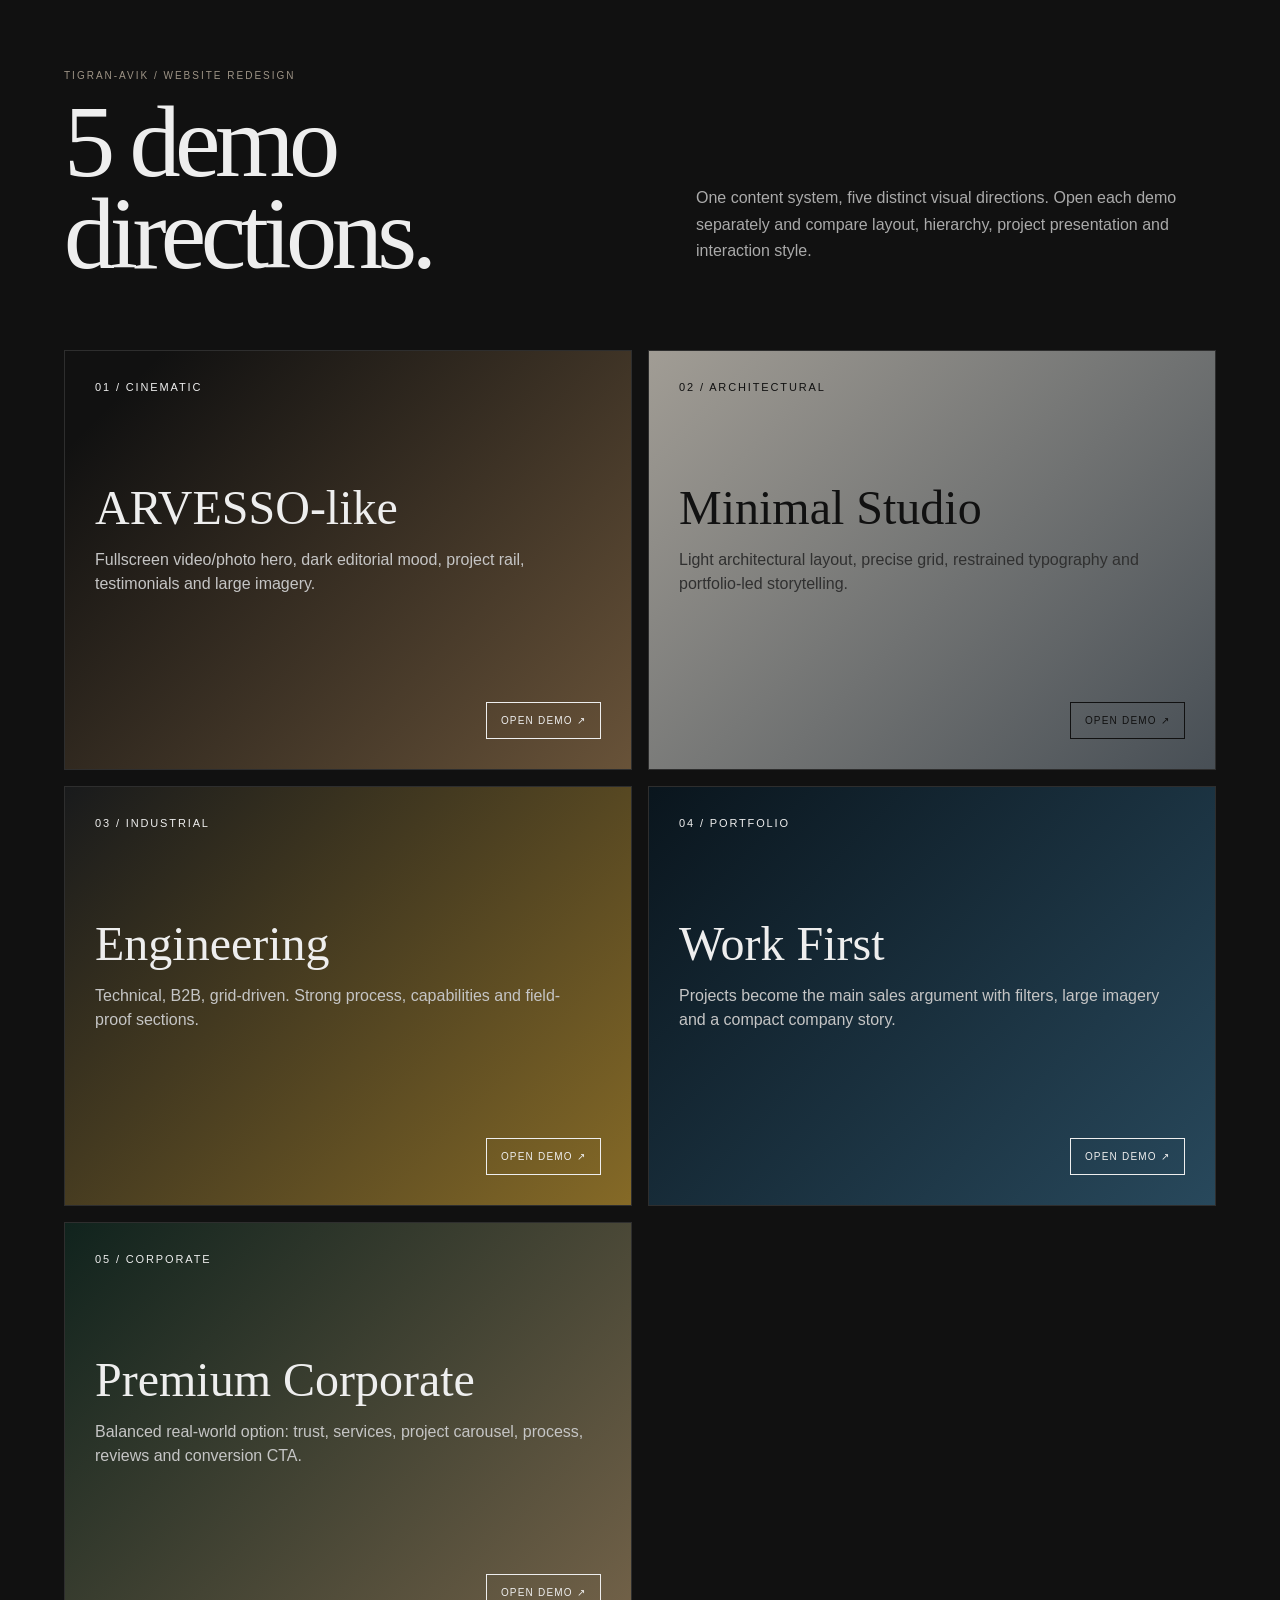
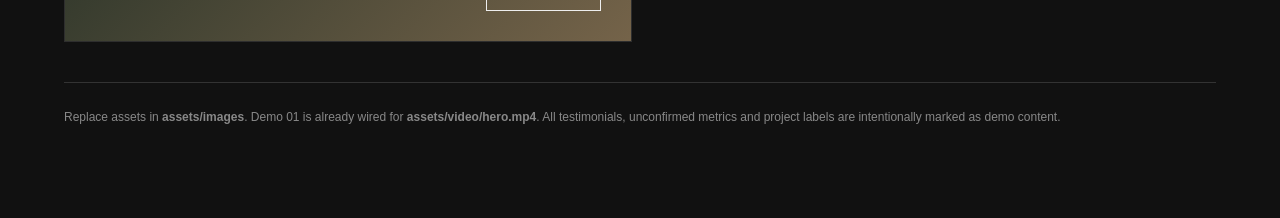
<file: index.html>
<!doctype html><html lang="en"><head><meta charset="utf-8"><meta name="viewport" content="width=device-width,initial-scale=1"><title>Tigran-Avik — 5 Redesign Concepts</title><style>
*{box-sizing:border-box}body{margin:0;background:#111;color:#eee;font-family:Arial,sans-serif}a{color:inherit;text-decoration:none}.wrap{max-width:1440px;margin:auto;padding:70px 5vw 90px}.top{display:flex;justify-content:space-between;gap:30px;align-items:end;margin-bottom:70px}.eyebrow{font-size:10px;letter-spacing:.2em;color:#9e9486}.top h1{font:clamp(54px,8vw,120px)/.9 Georgia;margin:15px 0 0;letter-spacing:-.055em}.top p{max-width:520px;color:#aaa;line-height:1.65}.grid{display:grid;grid-template-columns:1fr 1fr;gap:16px}.card{min-height:420px;position:relative;overflow:hidden;padding:30px;display:flex;flex-direction:column;justify-content:space-between;border:1px solid #2e2e2e;transition:.35s}.card:hover{transform:translateY(-4px)}.card:before{content:"";position:absolute;inset:0;background:var(--bg);opacity:.72;z-index:-1;transition:.35s}.card:hover:before{transform:scale(1.03);opacity:.9}.num{font-size:11px;letter-spacing:.17em}.card h2{font:48px/1 Georgia;margin:0 0 12px}.card p{color:#c5c5c5;max-width:500px;line-height:1.5}.go{align-self:flex-end;border:1px solid currentColor;padding:12px 14px;font-size:10px;letter-spacing:.12em}.c1{--bg:linear-gradient(135deg,#111 10%,#8a6c48)}.c2{--bg:linear-gradient(135deg,#d9d3c8,#5d6770);color:#111}.c2 p{color:#303030}.c3{--bg:linear-gradient(135deg,#1c1e20,#b28c2f)}.c4{--bg:linear-gradient(135deg,#071722,#315e79)}.c5{--bg:linear-gradient(135deg,#102a22,#9b835f)}.note{margin-top:40px;padding-top:25px;border-top:1px solid #333;color:#888;font-size:12px;line-height:1.6}@media(max-width:800px){.top{flex-direction:column;align-items:flex-start}.grid{grid-template-columns:1fr}.card{min-height:350px}}
</style></head><body><main class="wrap"><div class="top"><div><div class="eyebrow">TIGRAN-AVIK / WEBSITE REDESIGN</div><h1>5 demo<br>directions.</h1></div><p>One content system, five distinct visual directions. Open each demo separately and compare layout, hierarchy, project presentation and interaction style.</p></div><div class="grid">
<a class="card c1" href="demo-01-cinematic/index.html"><div class="num">01 / CINEMATIC</div><div><h2>ARVESSO-like</h2><p>Fullscreen video/photo hero, dark editorial mood, project rail, testimonials and large imagery.</p></div><span class="go">OPEN DEMO ↗</span></a>
<a class="card c2" href="demo-02-architectural/index.html"><div class="num">02 / ARCHITECTURAL</div><div><h2>Minimal Studio</h2><p>Light architectural layout, precise grid, restrained typography and portfolio-led storytelling.</p></div><span class="go">OPEN DEMO ↗</span></a>
<a class="card c3" href="demo-03-industrial/index.html"><div class="num">03 / INDUSTRIAL</div><div><h2>Engineering</h2><p>Technical, B2B, grid-driven. Strong process, capabilities and field-proof sections.</p></div><span class="go">OPEN DEMO ↗</span></a>
<a class="card c4" href="demo-04-portfolio/index.html"><div class="num">04 / PORTFOLIO</div><div><h2>Work First</h2><p>Projects become the main sales argument with filters, large imagery and a compact company story.</p></div><span class="go">OPEN DEMO ↗</span></a>
<a class="card c5" href="demo-05-corporate/index.html"><div class="num">05 / CORPORATE</div><div><h2>Premium Corporate</h2><p>Balanced real-world option: trust, services, project carousel, process, reviews and conversion CTA.</p></div><span class="go">OPEN DEMO ↗</span></a>
</div><div class="note">Replace assets in <b>assets/images</b>. Demo 01 is already wired for <b>assets/video/hero.mp4</b>. All testimonials, unconfirmed metrics and project labels are intentionally marked as demo content.</div></main></body></html>
</file>
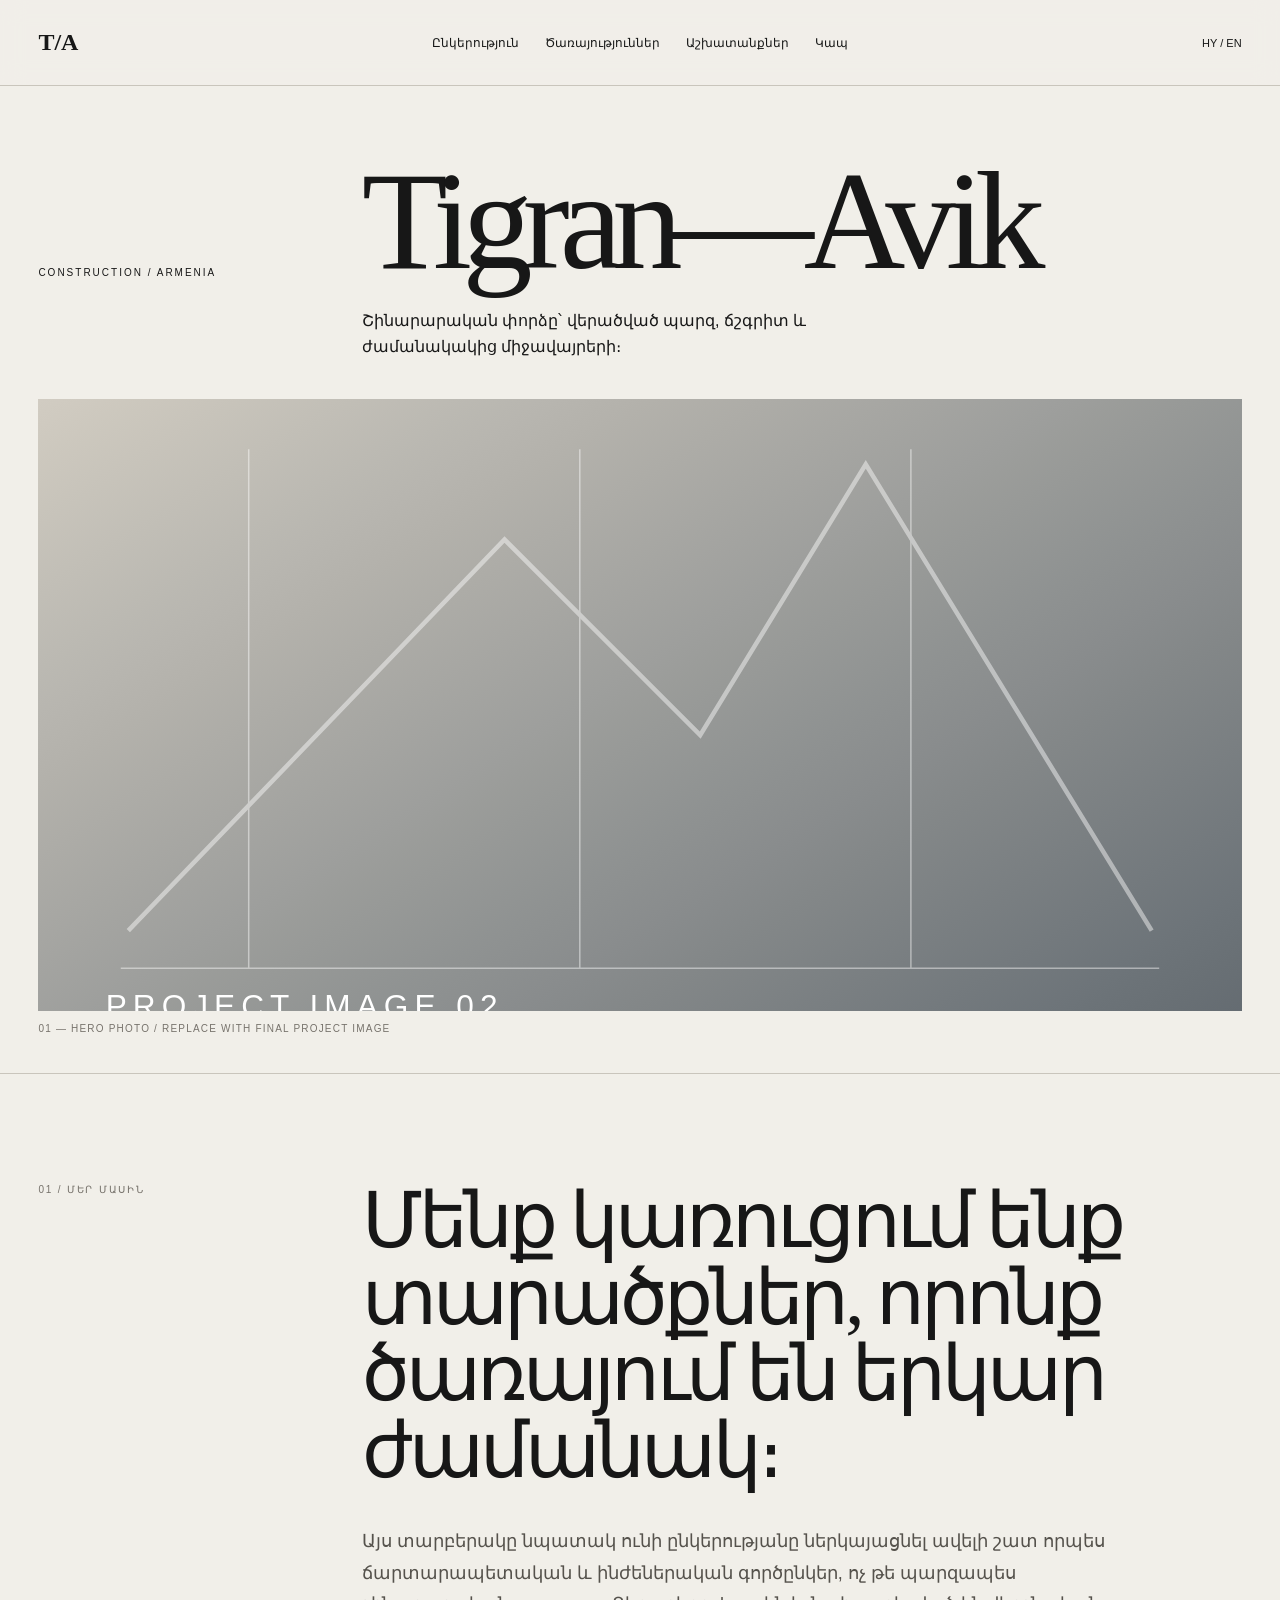
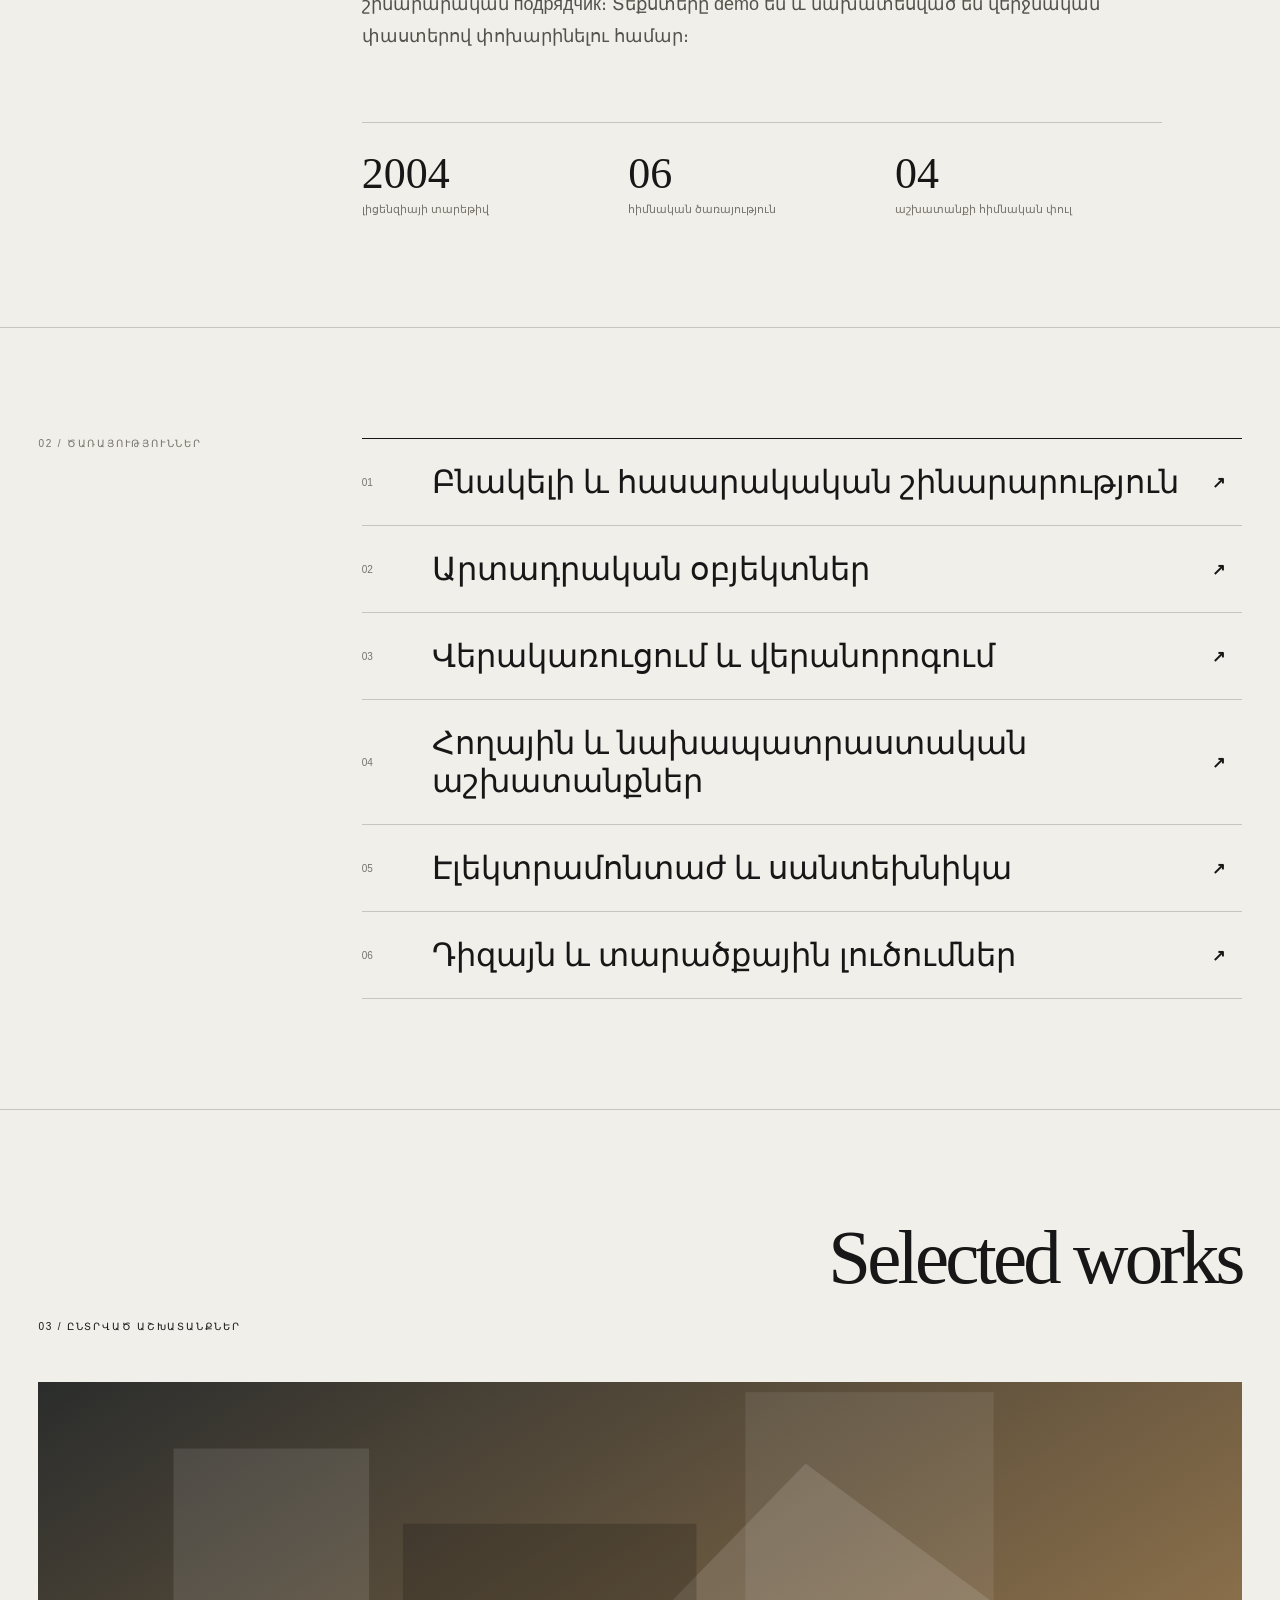
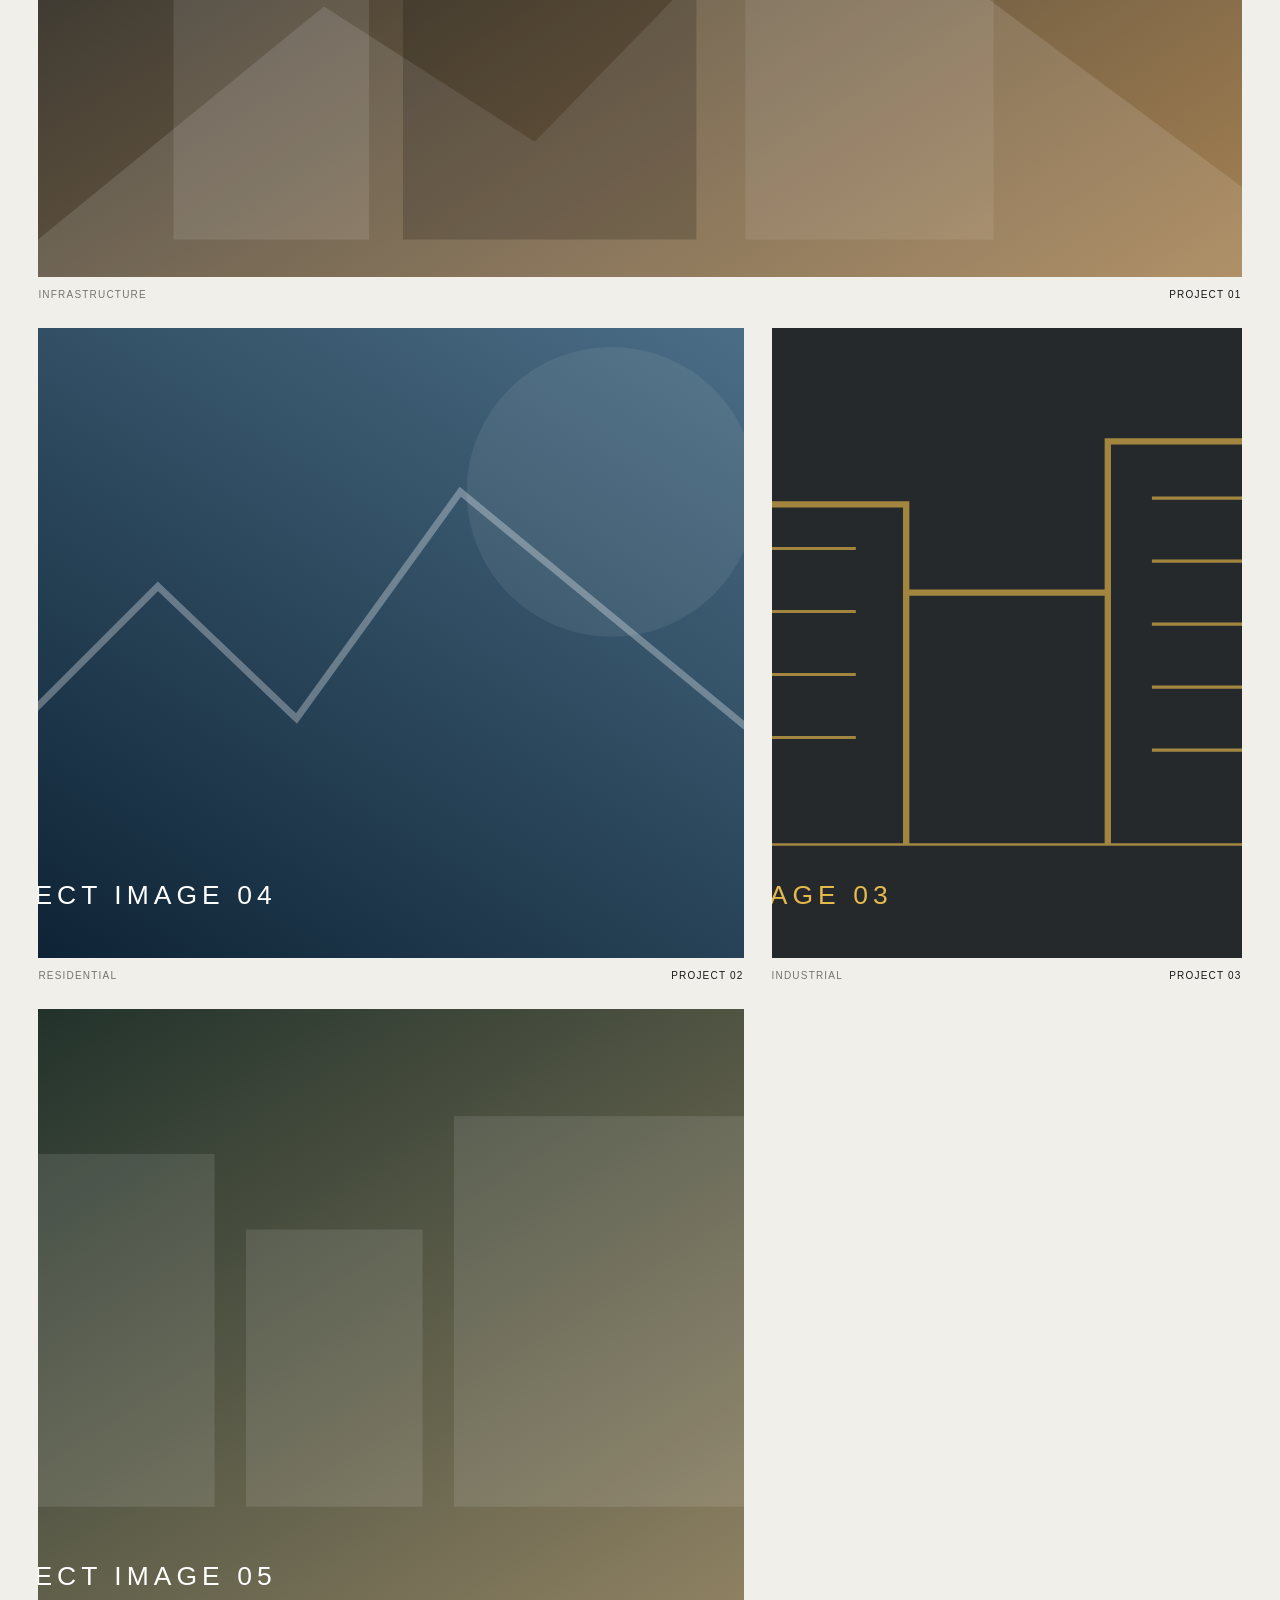
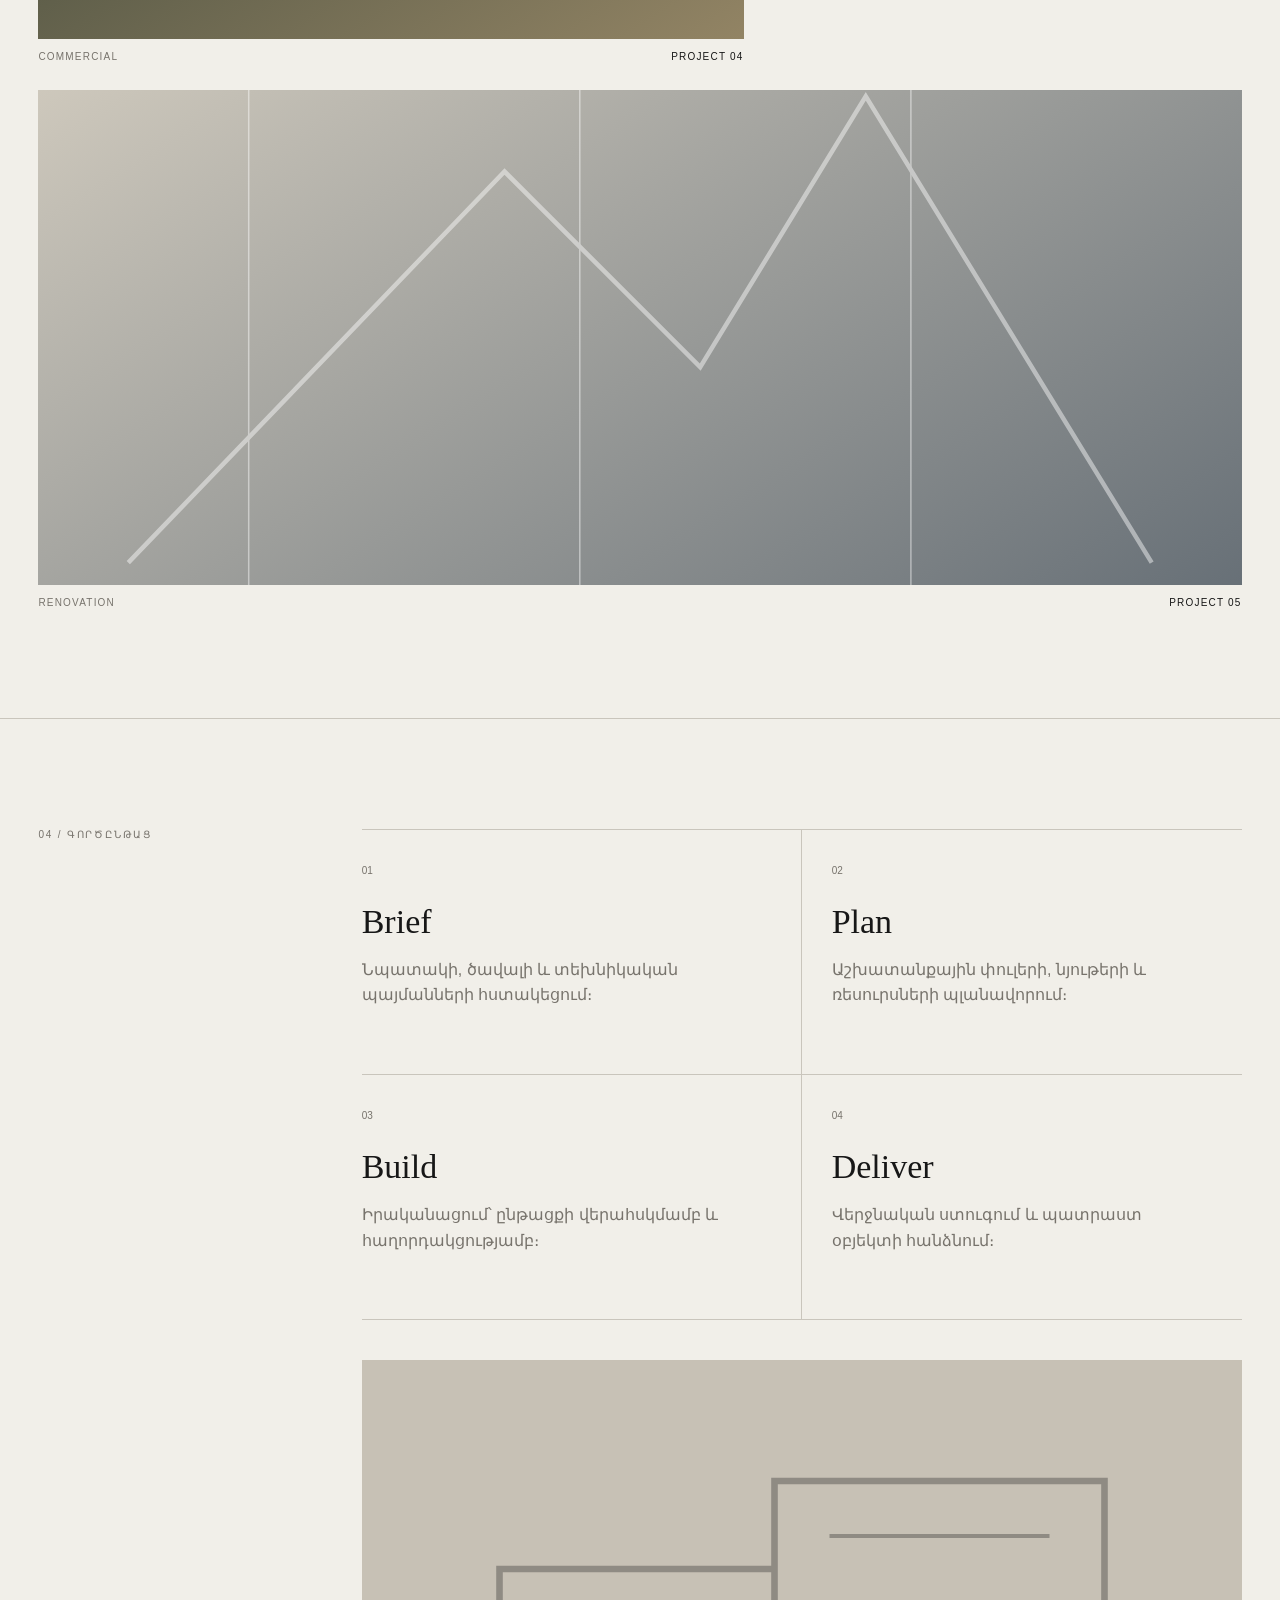
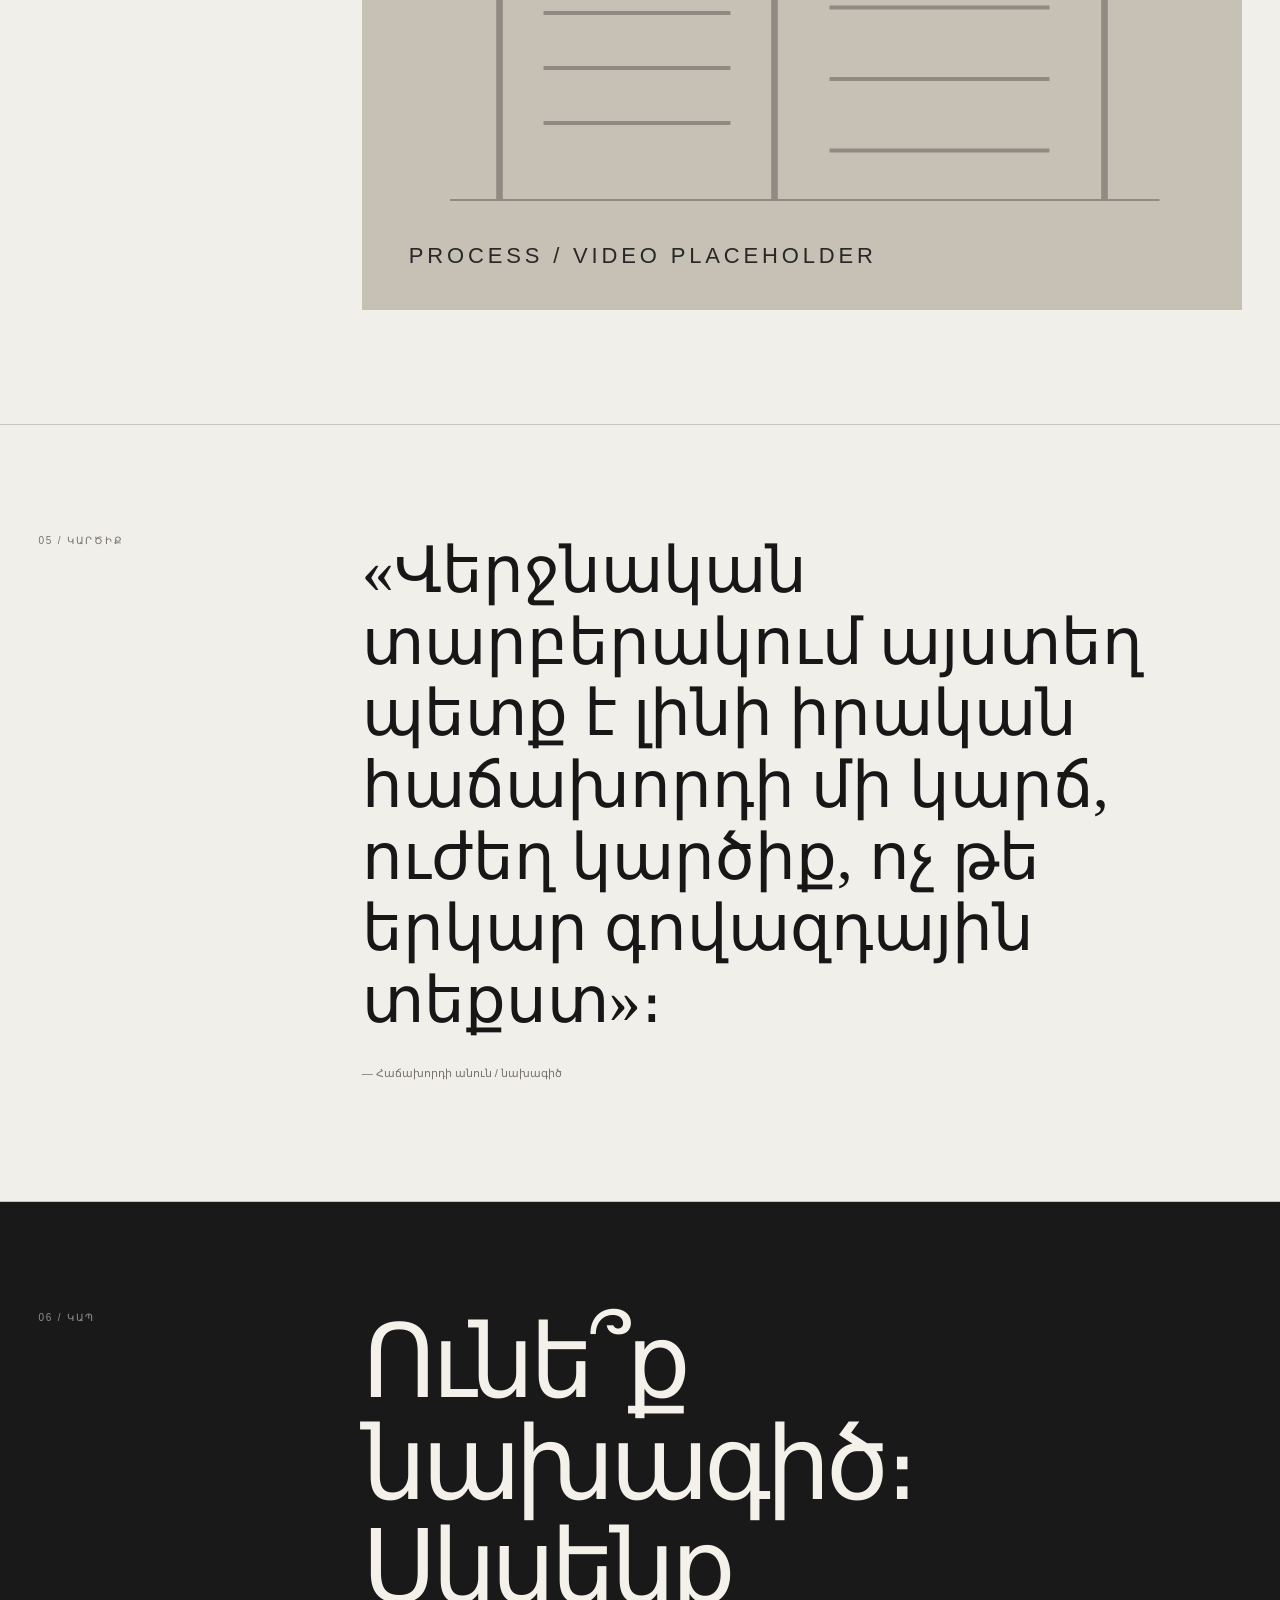
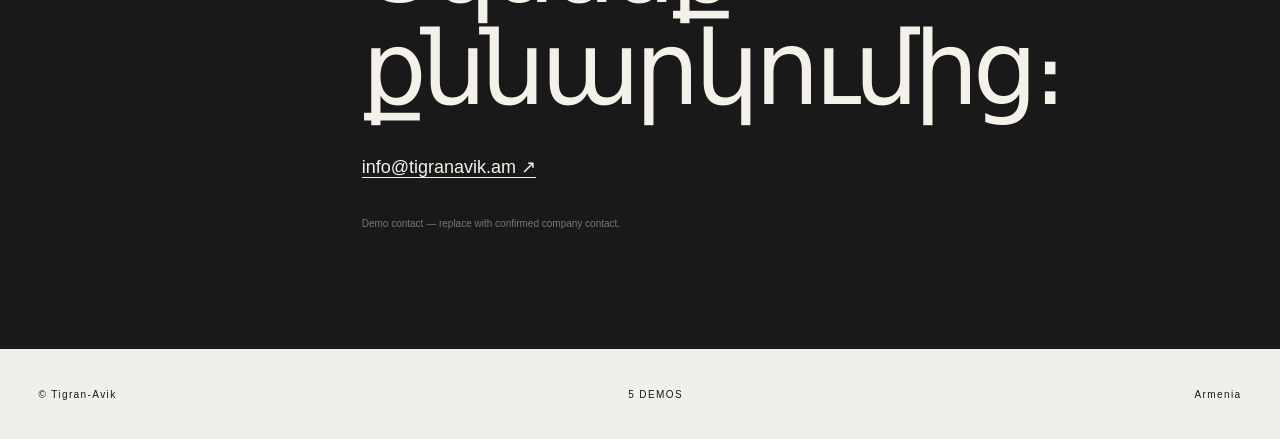
<file: demo-02-architectural/index.html>
<!doctype html><html lang="hy"><head><meta charset="utf-8"><meta name="viewport" content="width=device-width,initial-scale=1"><title>Tigran-Avik — Architectural Minimal</title><link rel="stylesheet" href="style.css"></head><body>
<header><a class="logo" href="#">T/A</a><nav><a href="#studio">Ընկերություն</a><a href="#services">Ծառայություններ</a><a href="#work">Աշխատանքներ</a><a href="#contact">Կապ</a></nav><span class="lang">HY / EN</span></header>
<main><section class="hero"><div class="heroTitle"><span>CONSTRUCTION / ARMENIA</span><h1>Tigran—Avik</h1><p>Շինարարական փորձը՝ վերածված պարզ, ճշգրիտ և ժամանակակից միջավայրերի։</p></div><figure><img src="../assets/images/project-2.svg" alt="Hero placeholder"><figcaption>01 — Hero photo / replace with final project image</figcaption></figure></section>
<section id="studio" class="intro grid"><aside>01 / ՄԵՐ ՄԱՍԻՆ</aside><div><h2>Մենք կառուցում ենք տարածքներ, որոնք ծառայում են երկար ժամանակ։</h2><p>Այս տարբերակը նպատակ ունի ընկերությանը ներկայացնել ավելի շատ որպես ճարտարապետական և ինժեներական գործընկեր, ոչ թե պարզապես շինարարական подрядчик։ Տեքստերը demo են և նախատեսված են վերջնական փաստերով փոխարինելու համար։</p><div class="numbers"><div><strong>2004</strong><span>լիցենզիայի տարեթիվ</span></div><div><strong>06</strong><span>հիմնական ծառայություն</span></div><div><strong>04</strong><span>աշխատանքի հիմնական փուլ</span></div></div></div></section>
<section id="services" class="services grid"><aside>02 / ԾԱՌԱՅՈՒԹՅՈՒՆՆԵՐ</aside><div class="serviceList"><article><span>01</span><h3>Բնակելի և հասարակական շինարարություն</h3><b>↗</b></article><article><span>02</span><h3>Արտադրական օբյեկտներ</h3><b>↗</b></article><article><span>03</span><h3>Վերակառուցում և վերանորոգում</h3><b>↗</b></article><article><span>04</span><h3>Հողային և նախապատրաստական աշխատանքներ</h3><b>↗</b></article><article><span>05</span><h3>Էլեկտրամոնտաժ և սանտեխնիկա</h3><b>↗</b></article><article><span>06</span><h3>Դիզայն և տարածքային լուծումներ</h3><b>↗</b></article></div></section>
<section id="work" class="work"><div class="workHead"><span>03 / ԸՆՏՐՎԱԾ ԱՇԽԱՏԱՆՔՆԵՐ</span><h2>Selected works</h2></div><div class="masonry"><figure class="wide"><img src="../assets/images/project-1.svg"><figcaption><span>Infrastructure</span><b>Project 01</b></figcaption></figure><figure><img src="../assets/images/project-4.svg"><figcaption><span>Residential</span><b>Project 02</b></figcaption></figure><figure><img src="../assets/images/project-3.svg"><figcaption><span>Industrial</span><b>Project 03</b></figcaption></figure><figure><img src="../assets/images/project-5.svg"><figcaption><span>Commercial</span><b>Project 04</b></figcaption></figure><figure class="wide"><img src="../assets/images/project-2.svg"><figcaption><span>Renovation</span><b>Project 05</b></figcaption></figure></div></section>
<section class="method grid"><aside>04 / ԳՈՐԾԸՆԹԱՑ</aside><div><div class="steps"><article><span>01</span><h3>Brief</h3><p>Նպատակի, ծավալի և տեխնիկական պայմանների հստակեցում։</p></article><article><span>02</span><h3>Plan</h3><p>Աշխատանքային փուլերի, նյութերի և ռեսուրսների պլանավորում։</p></article><article><span>03</span><h3>Build</h3><p>Իրականացում՝ ընթացքի վերահսկմամբ և հաղորդակցությամբ։</p></article><article><span>04</span><h3>Deliver</h3><p>Վերջնական ստուգում և պատրաստ օբյեկտի հանձնում։</p></article></div><div class="processPic"><img src="../assets/images/process.svg"></div></div></section>
<section class="testimonial grid"><aside>05 / ԿԱՐԾԻՔ</aside><div><blockquote>«Վերջնական տարբերակում այստեղ պետք է լինի իրական հաճախորդի մի կարճ, ուժեղ կարծիք, ոչ թե երկար գովազդային տեքստ»։</blockquote><p>— Հաճախորդի անուն / նախագիծ</p></div></section>
<section id="contact" class="contact grid"><aside>06 / ԿԱՊ</aside><div><h2>Ունե՞ք նախագիծ։<br>Սկսենք քննարկումից։</h2><a href="mailto:info@tigranavik.am">info@tigranavik.am ↗</a><p>Demo contact — replace with confirmed company contact.</p></div></section></main><footer><span>© Tigran-Avik</span><a href="../index.html">5 DEMOS</a><span>Armenia</span></footer><script src="script.js"></script></body></html>
</file>
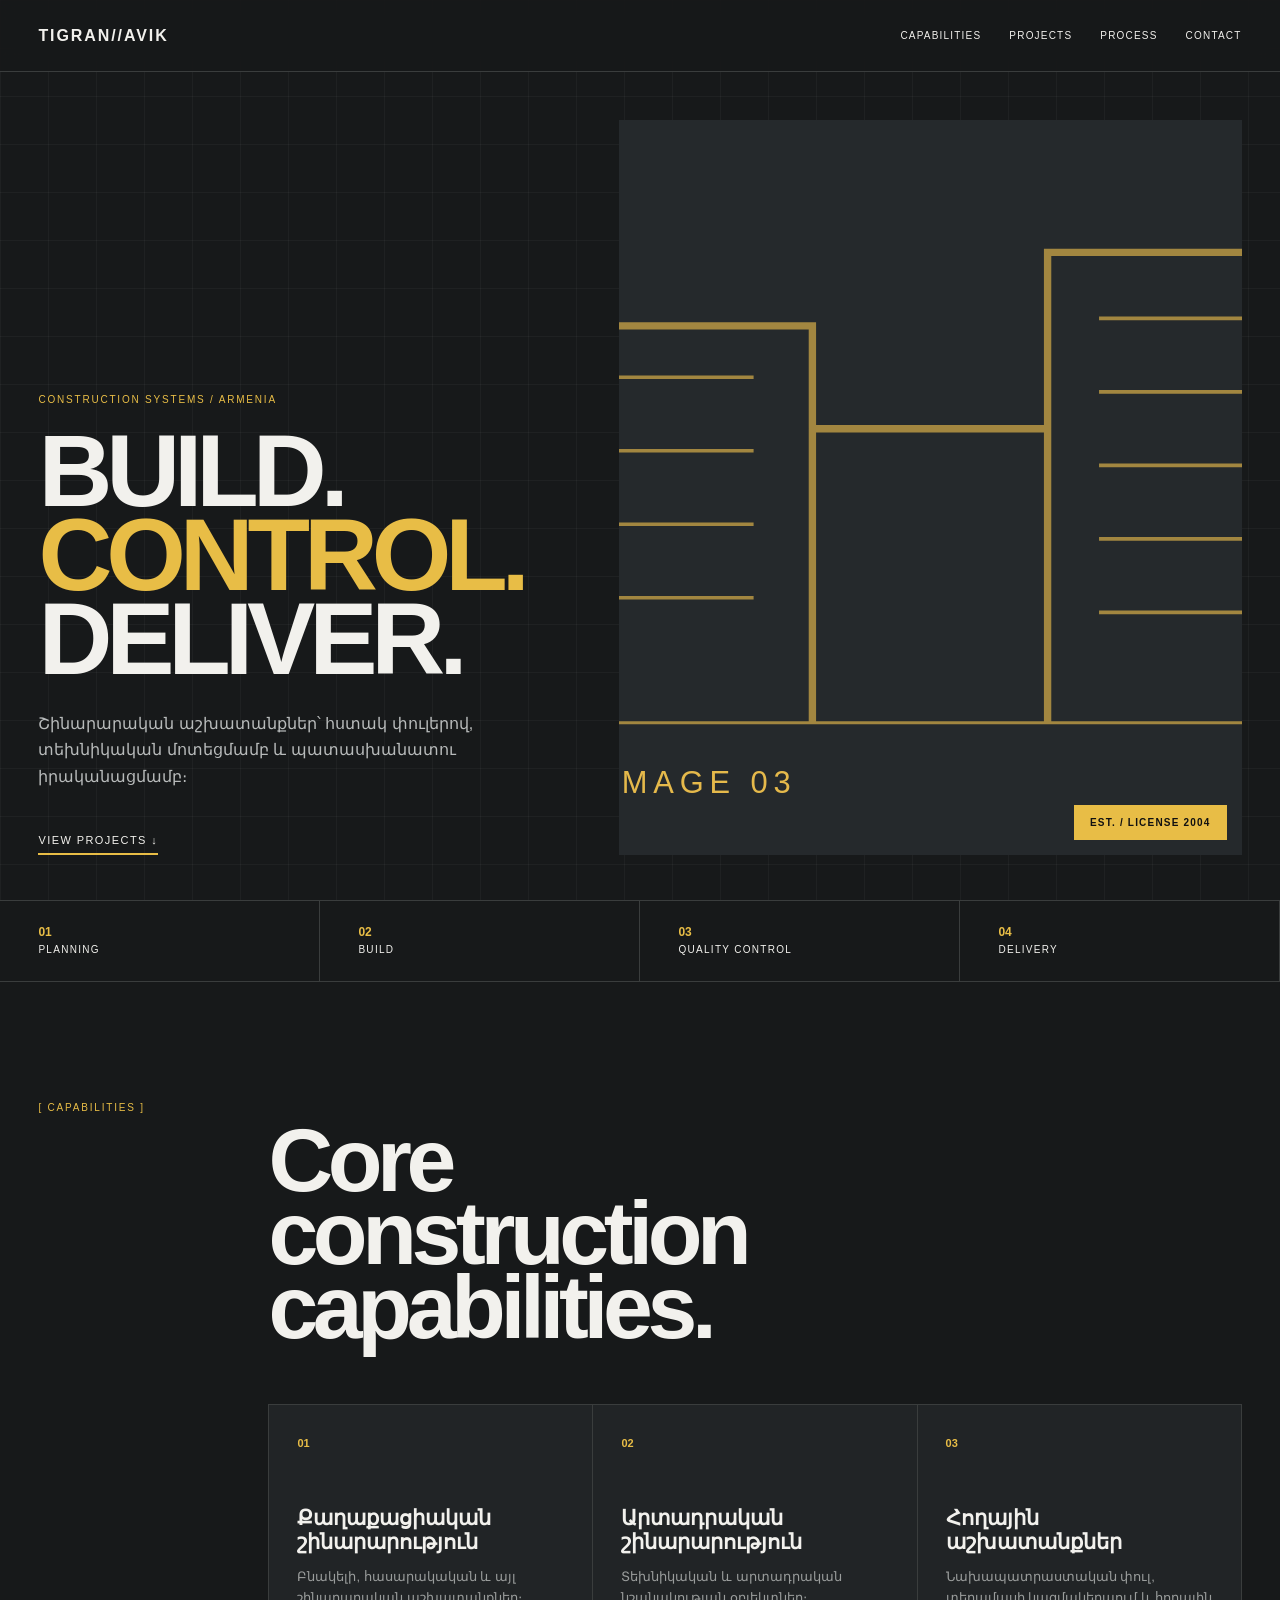
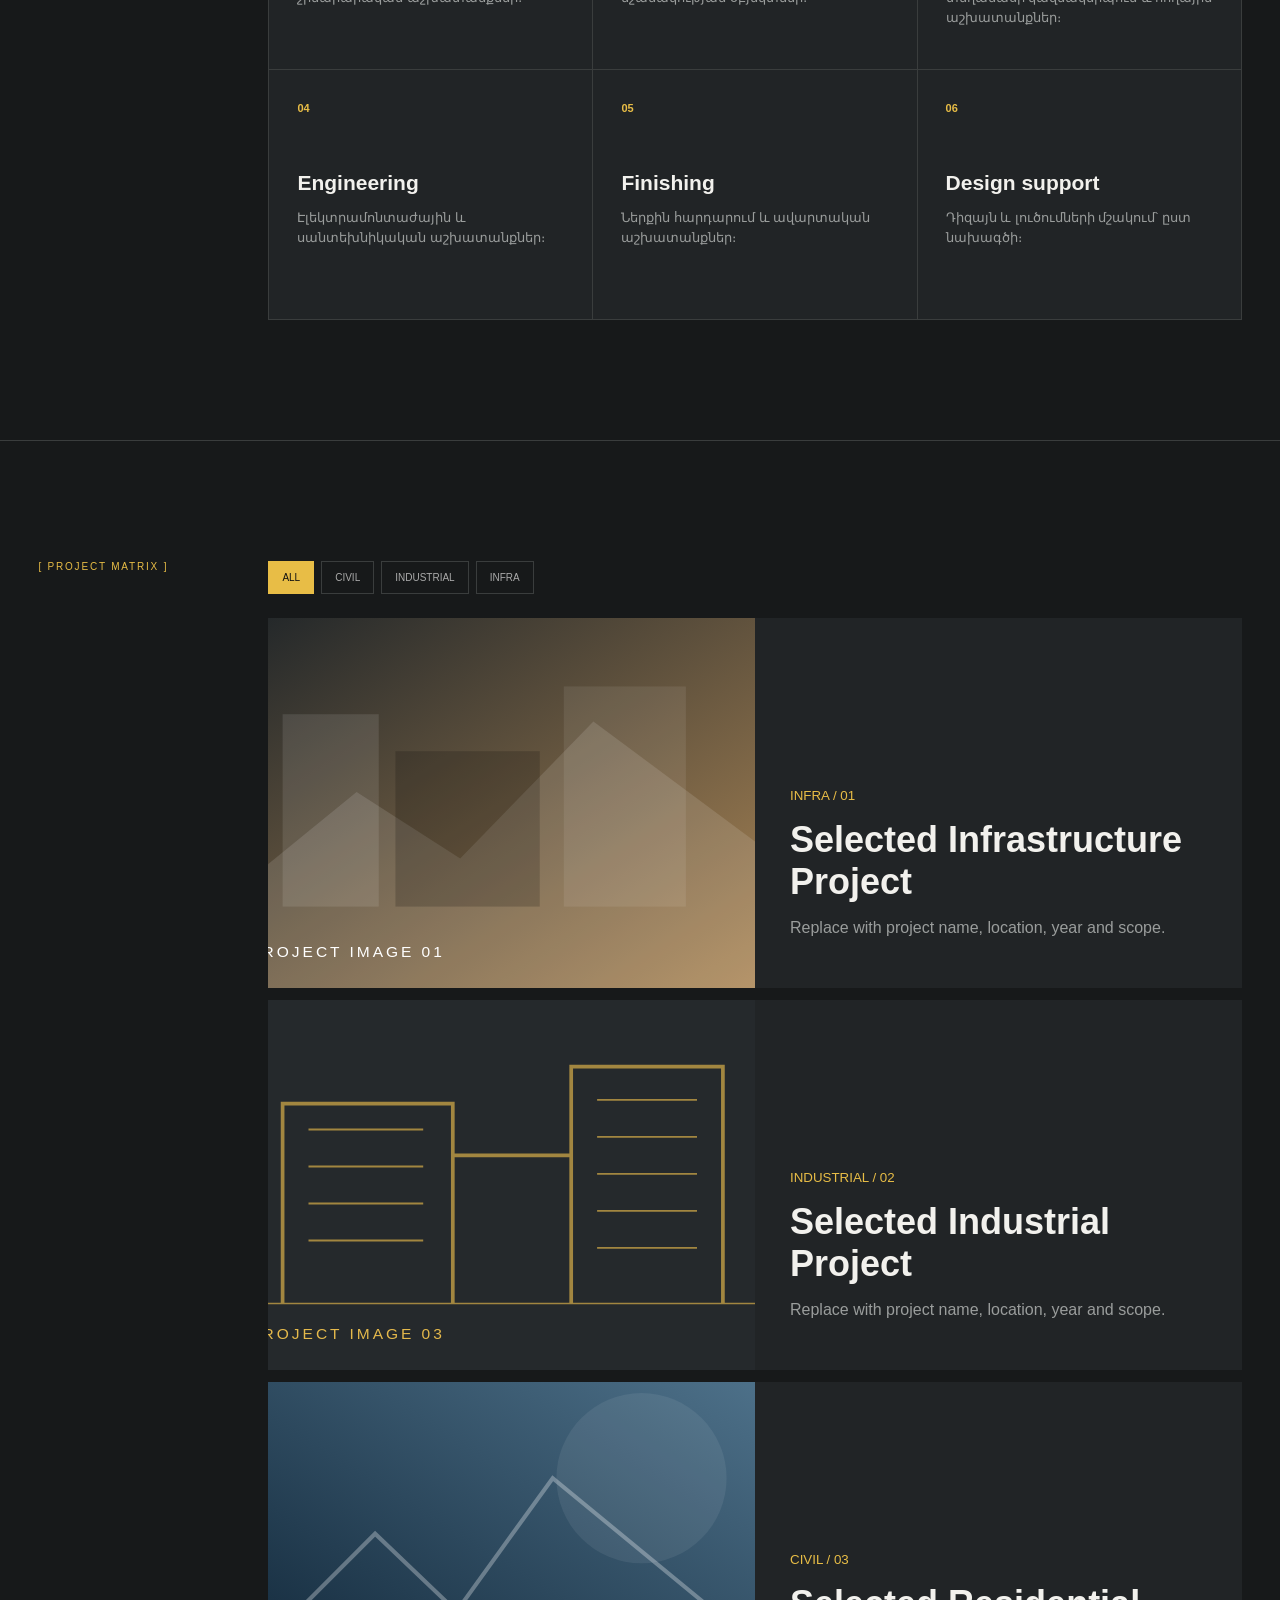
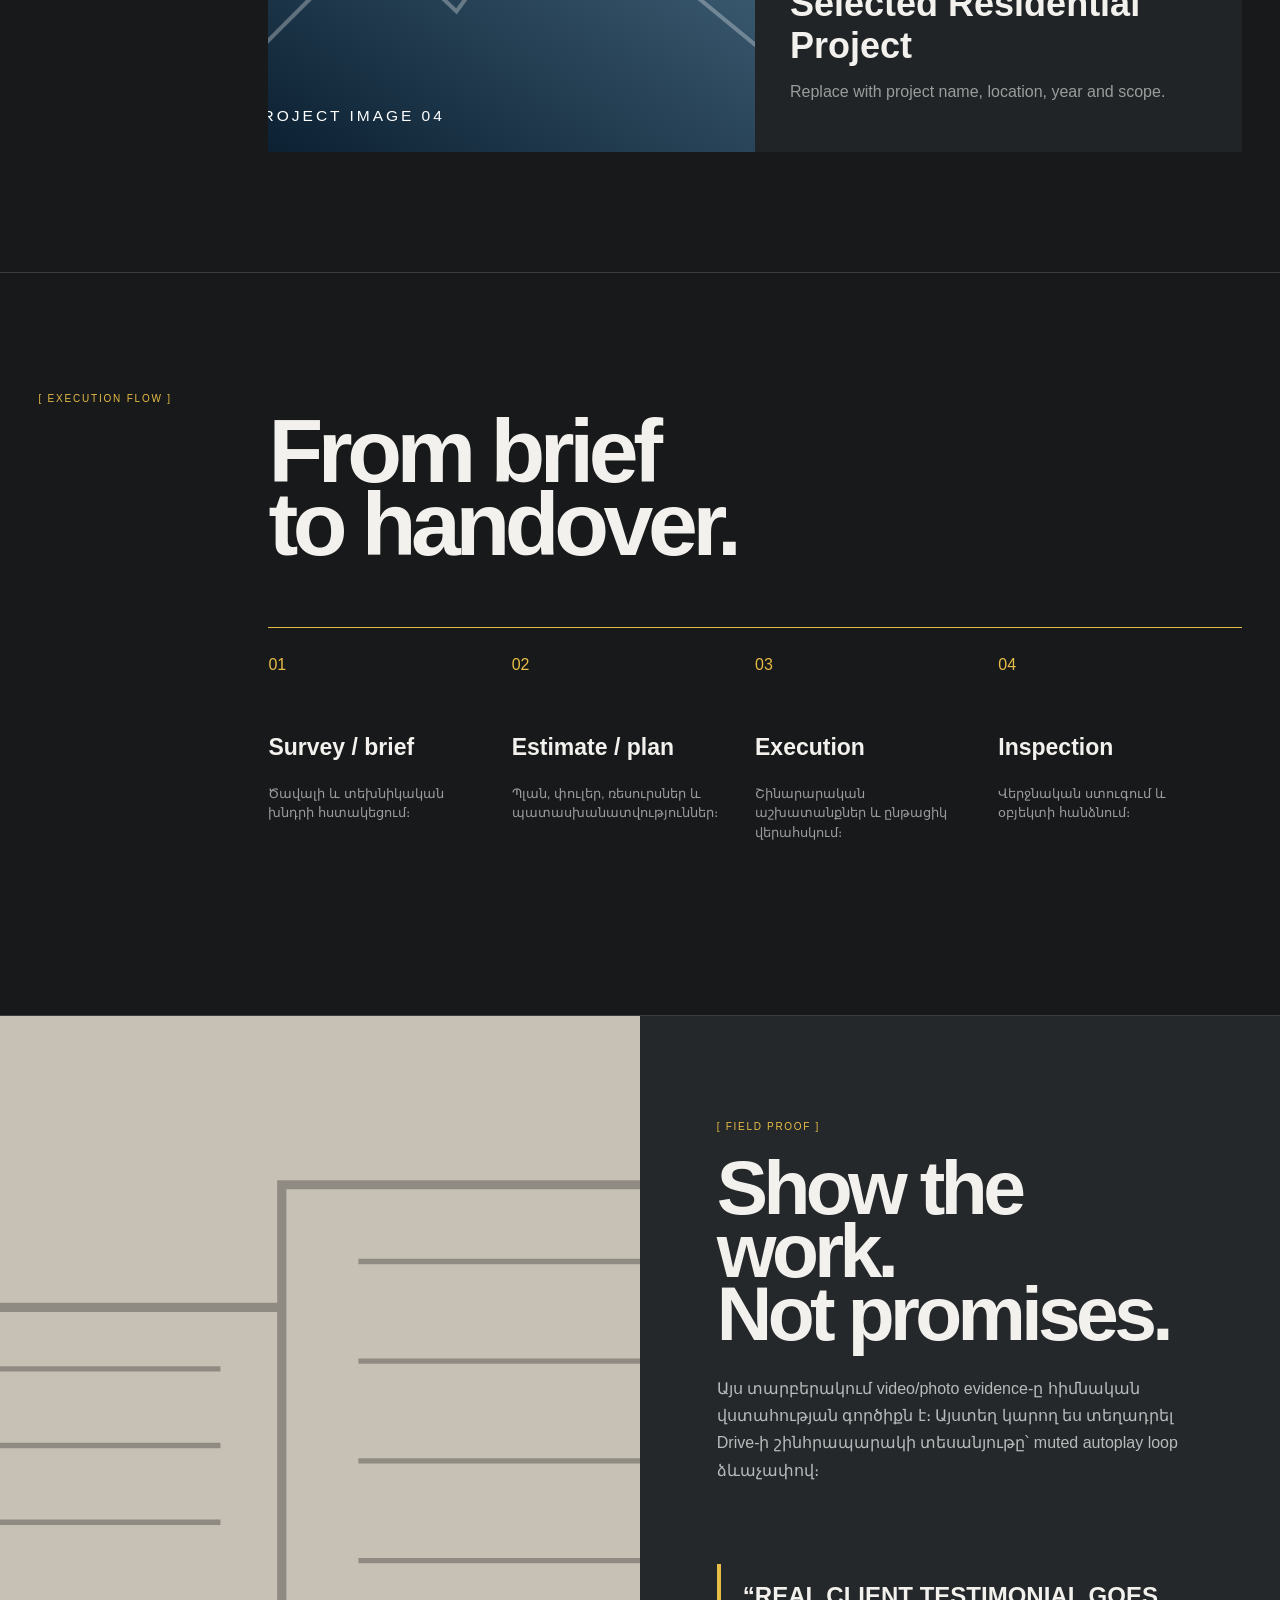
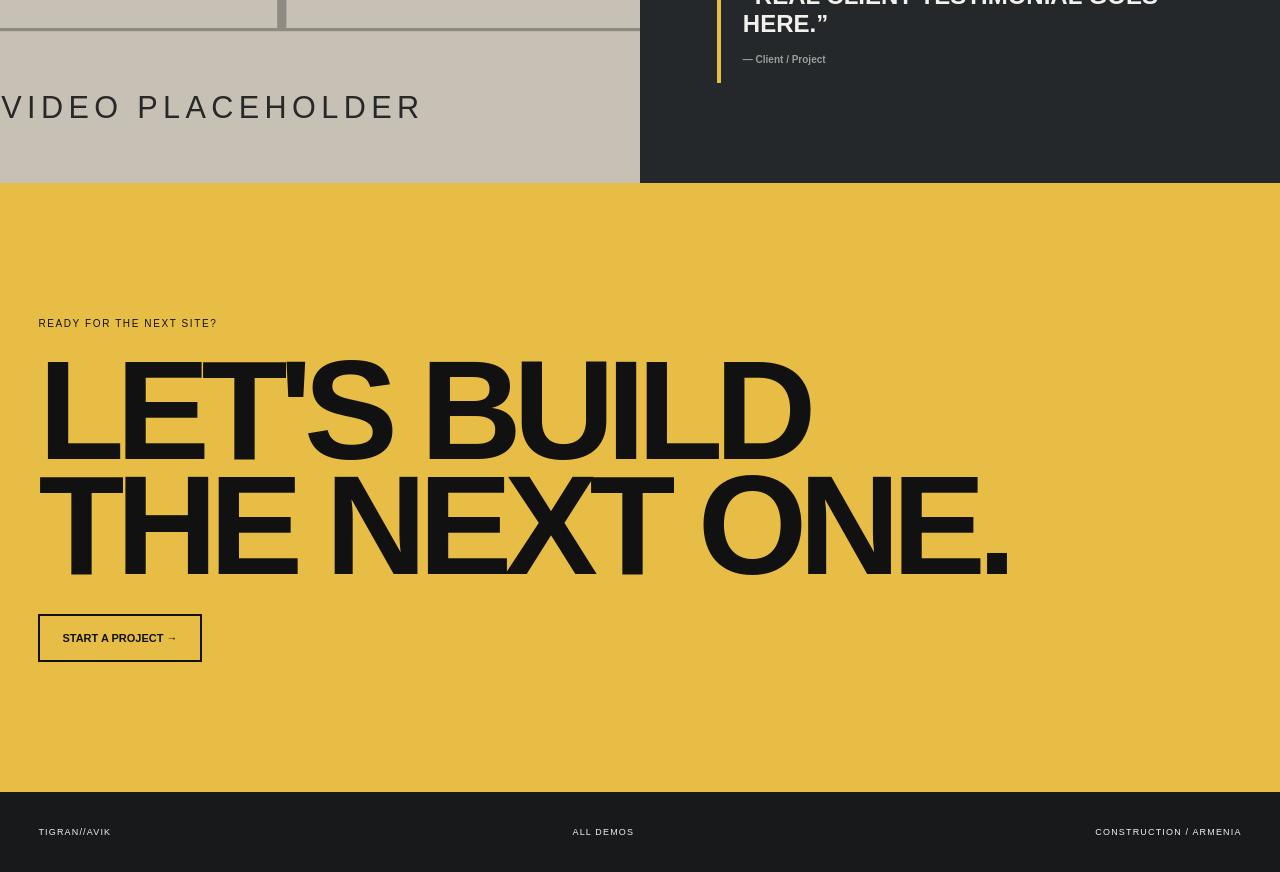
<file: demo-03-industrial/index.html>
<!doctype html><html lang="hy"><head><meta charset="utf-8"><meta name="viewport" content="width=device-width,initial-scale=1"><title>Tigran-Avik — Industrial / Engineering</title><link rel="stylesheet" href="style.css"></head><body>
<header><a class="brand" href="#top">TIGRAN//AVIK</a><nav><a href="#capabilities">CAPABILITIES</a><a href="#projects">PROJECTS</a><a href="#process">PROCESS</a><a href="#contact">CONTACT</a></nav><button class="menu">☰</button></header>
<main id="top"><section class="hero"><div class="gridlines"></div><div class="heroCopy"><span class="tag">CONSTRUCTION SYSTEMS / ARMENIA</span><h1>BUILD.<br><i>CONTROL.</i><br>DELIVER.</h1><p>Շինարարական աշխատանքներ՝ հստակ փուլերով, տեխնիկական մոտեցմամբ և պատասխանատու իրականացմամբ։</p><a href="#projects">VIEW PROJECTS ↓</a></div><div class="heroVisual"><img src="../assets/images/project-3.svg"><span class="stamp">EST. / LICENSE 2004</span></div></section>
<section class="data"><div><b>01</b><span>PLANNING</span></div><div><b>02</b><span>BUILD</span></div><div><b>03</b><span>QUALITY CONTROL</span></div><div><b>04</b><span>DELIVERY</span></div></section>
<section id="capabilities" class="block"><div class="label">[ CAPABILITIES ]</div><div><h2>Core<br>construction<br>capabilities.</h2><div class="cards"><article><b>01</b><h3>Քաղաքացիական շինարարություն</h3><p>Բնակելի, հասարակական և այլ շինարարական աշխատանքներ։</p></article><article><b>02</b><h3>Արտադրական շինարարություն</h3><p>Տեխնիկական և արտադրական նշանակության օբյեկտներ։</p></article><article><b>03</b><h3>Հողային աշխատանքներ</h3><p>Նախապատրաստական փուլ, տեղամասի կազմակերպում և հողային աշխատանքներ։</p></article><article><b>04</b><h3>Engineering</h3><p>Էլեկտրամոնտաժային և սանտեխնիկական աշխատանքներ։</p></article><article><b>05</b><h3>Finishing</h3><p>Ներքին հարդարում և ավարտական աշխատանքներ։</p></article><article><b>06</b><h3>Design support</h3><p>Դիզայն և լուծումների մշակում՝ ըստ նախագծի։</p></article></div></div></section>
<section id="projects" class="projects block"><div class="label">[ PROJECT MATRIX ]</div><div><div class="projectTabs"><button class="active" data-filter="all">ALL</button><button data-filter="civil">CIVIL</button><button data-filter="industrial">INDUSTRIAL</button><button data-filter="infra">INFRA</button></div><div class="projectList"><article data-cat="infra"><img src="../assets/images/project-1.svg"><div><small>INFRA / 01</small><h3>Selected Infrastructure Project</h3><p>Replace with project name, location, year and scope.</p></div></article><article data-cat="industrial"><img src="../assets/images/project-3.svg"><div><small>INDUSTRIAL / 02</small><h3>Selected Industrial Project</h3><p>Replace with project name, location, year and scope.</p></div></article><article data-cat="civil"><img src="../assets/images/project-4.svg"><div><small>CIVIL / 03</small><h3>Selected Residential Project</h3><p>Replace with project name, location, year and scope.</p></div></article></div></div></section>
<section id="process" class="process block"><div class="label">[ EXECUTION FLOW ]</div><div><h2>From brief<br>to handover.</h2><div class="timeline"><article><span>01</span><h3>Survey / brief</h3><p>Ծավալի և տեխնիկական խնդրի հստակեցում։</p></article><article><span>02</span><h3>Estimate / plan</h3><p>Պլան, փուլեր, ռեսուրսներ և պատասխանատվություններ։</p></article><article><span>03</span><h3>Execution</h3><p>Շինարարական աշխատանքներ և ընթացիկ վերահսկում։</p></article><article><span>04</span><h3>Inspection</h3><p>Վերջնական ստուգում և օբյեկտի հանձնում։</p></article></div></div></section>
<section class="proof"><div class="proofImg"><img src="../assets/images/process.svg"></div><div class="proofCopy"><span>[ FIELD PROOF ]</span><h2>Show the work.<br>Not promises.</h2><p>Այս տարբերակում video/photo evidence-ը հիմնական վստահության գործիքն է։ Այստեղ կարող ես տեղադրել Drive-ի շինհրապարակի տեսանյութը՝ muted autoplay loop ձևաչափով։</p><div class="quote">“REAL CLIENT TESTIMONIAL GOES HERE.”<small>— Client / Project</small></div></div></section>
<section id="contact" class="contact"><span>READY FOR THE NEXT SITE?</span><h2>LET'S BUILD<br>THE NEXT ONE.</h2><a href="mailto:info@tigranavik.am">START A PROJECT →</a></section></main><footer><span>TIGRAN//AVIK</span><a href="../index.html">ALL DEMOS</a><span>CONSTRUCTION / ARMENIA</span></footer><script src="script.js"></script></body></html>
</file>
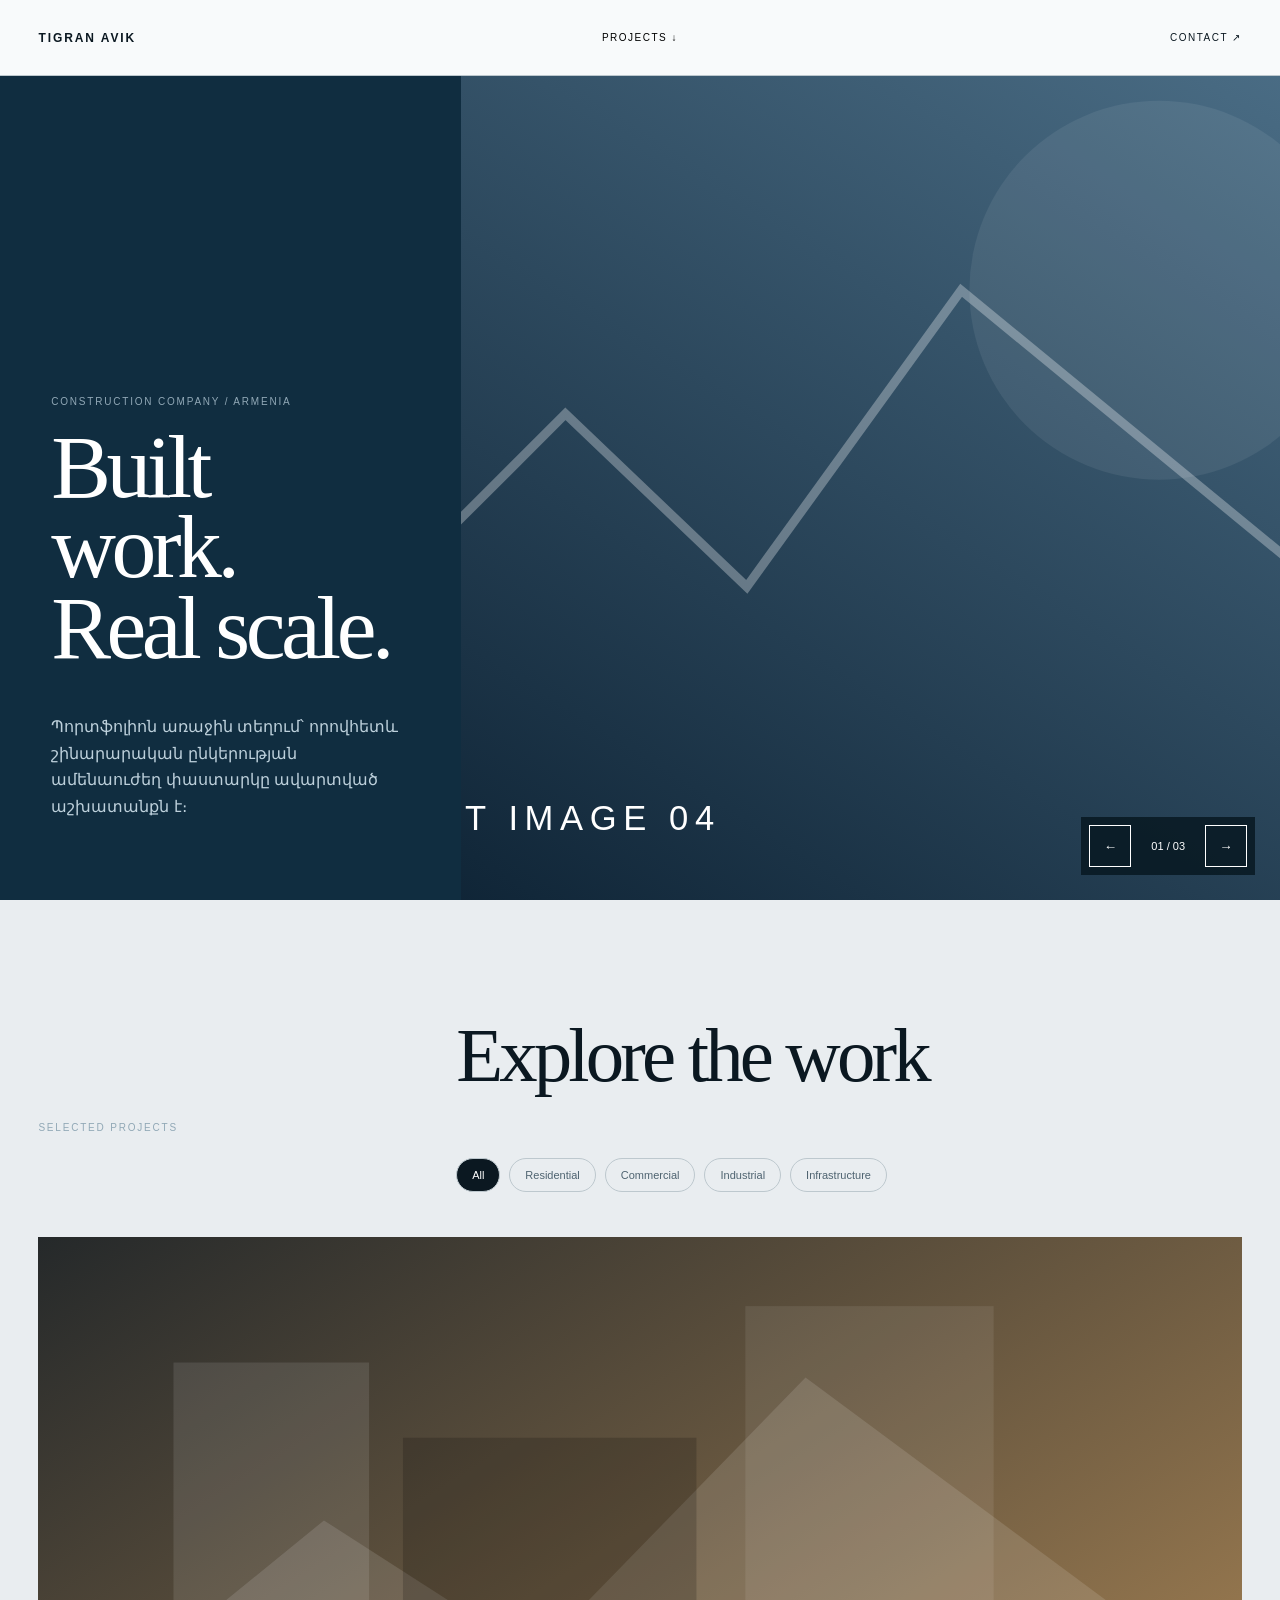
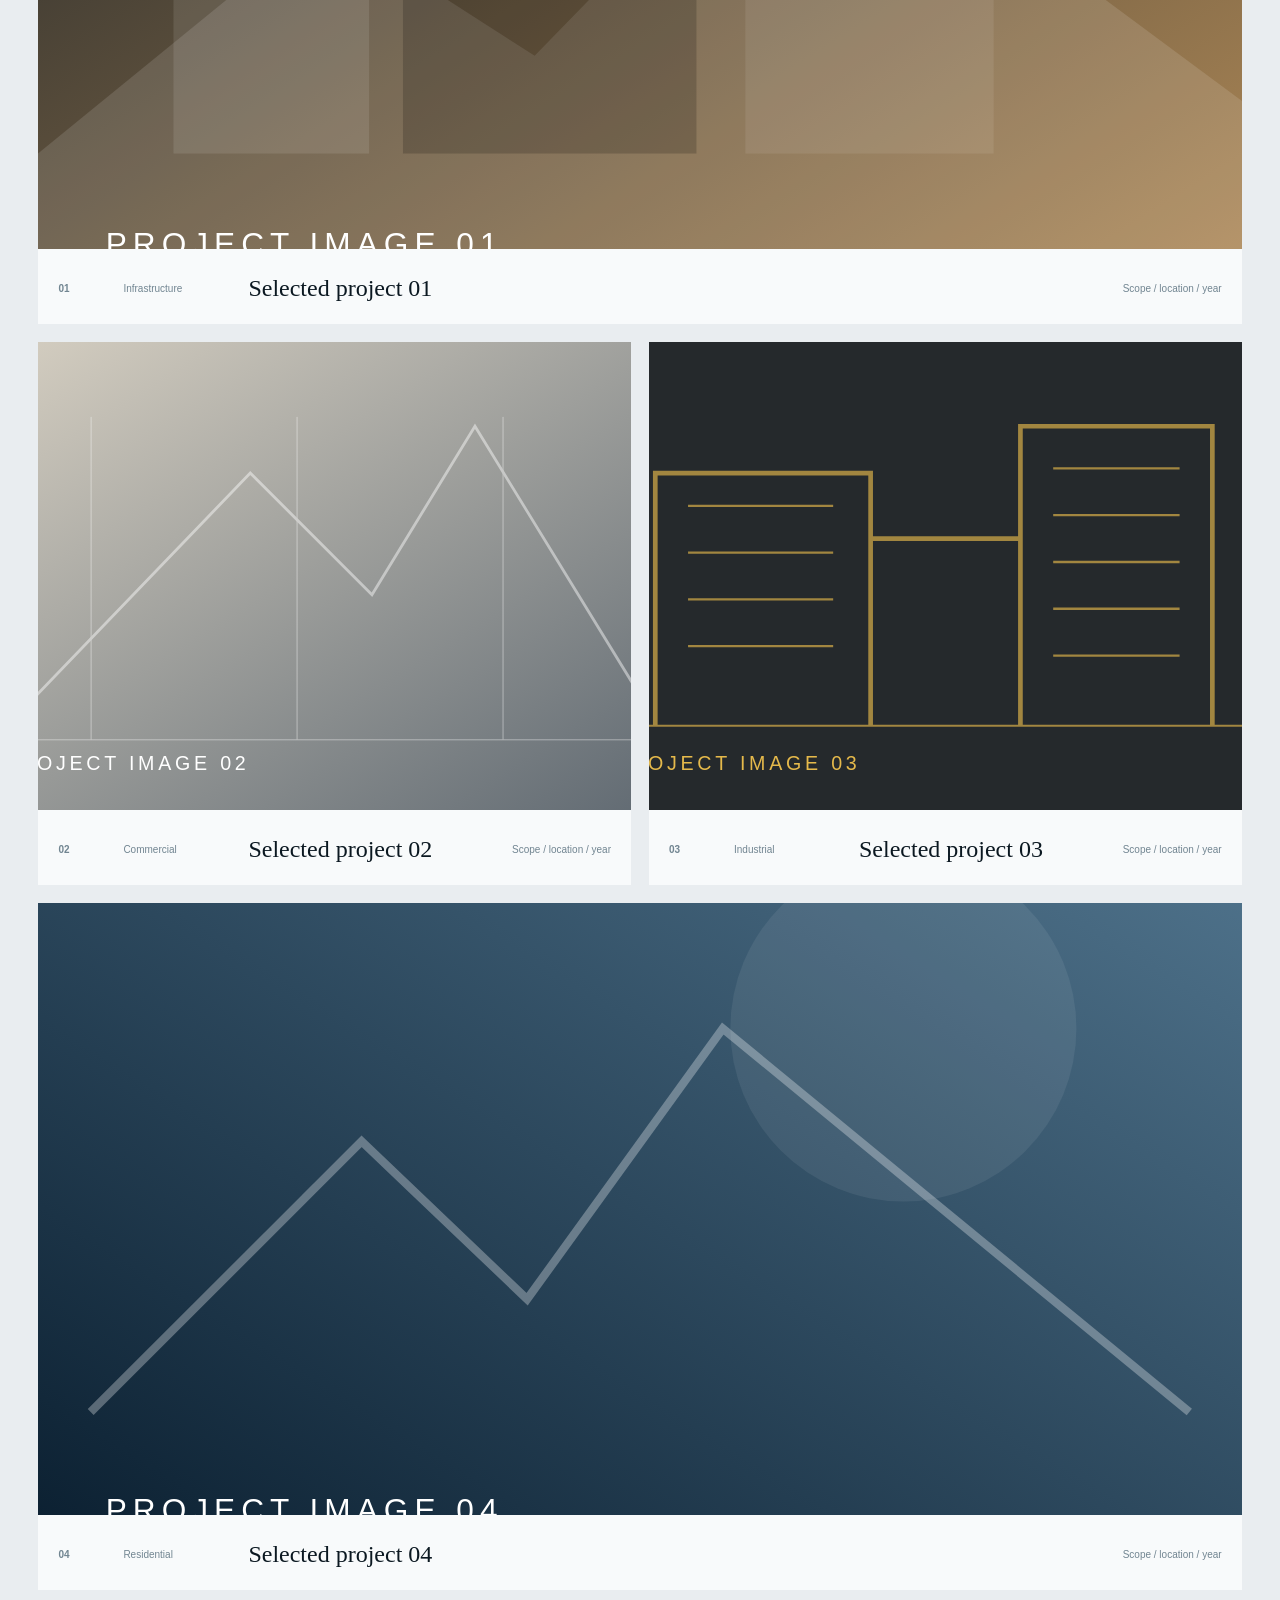
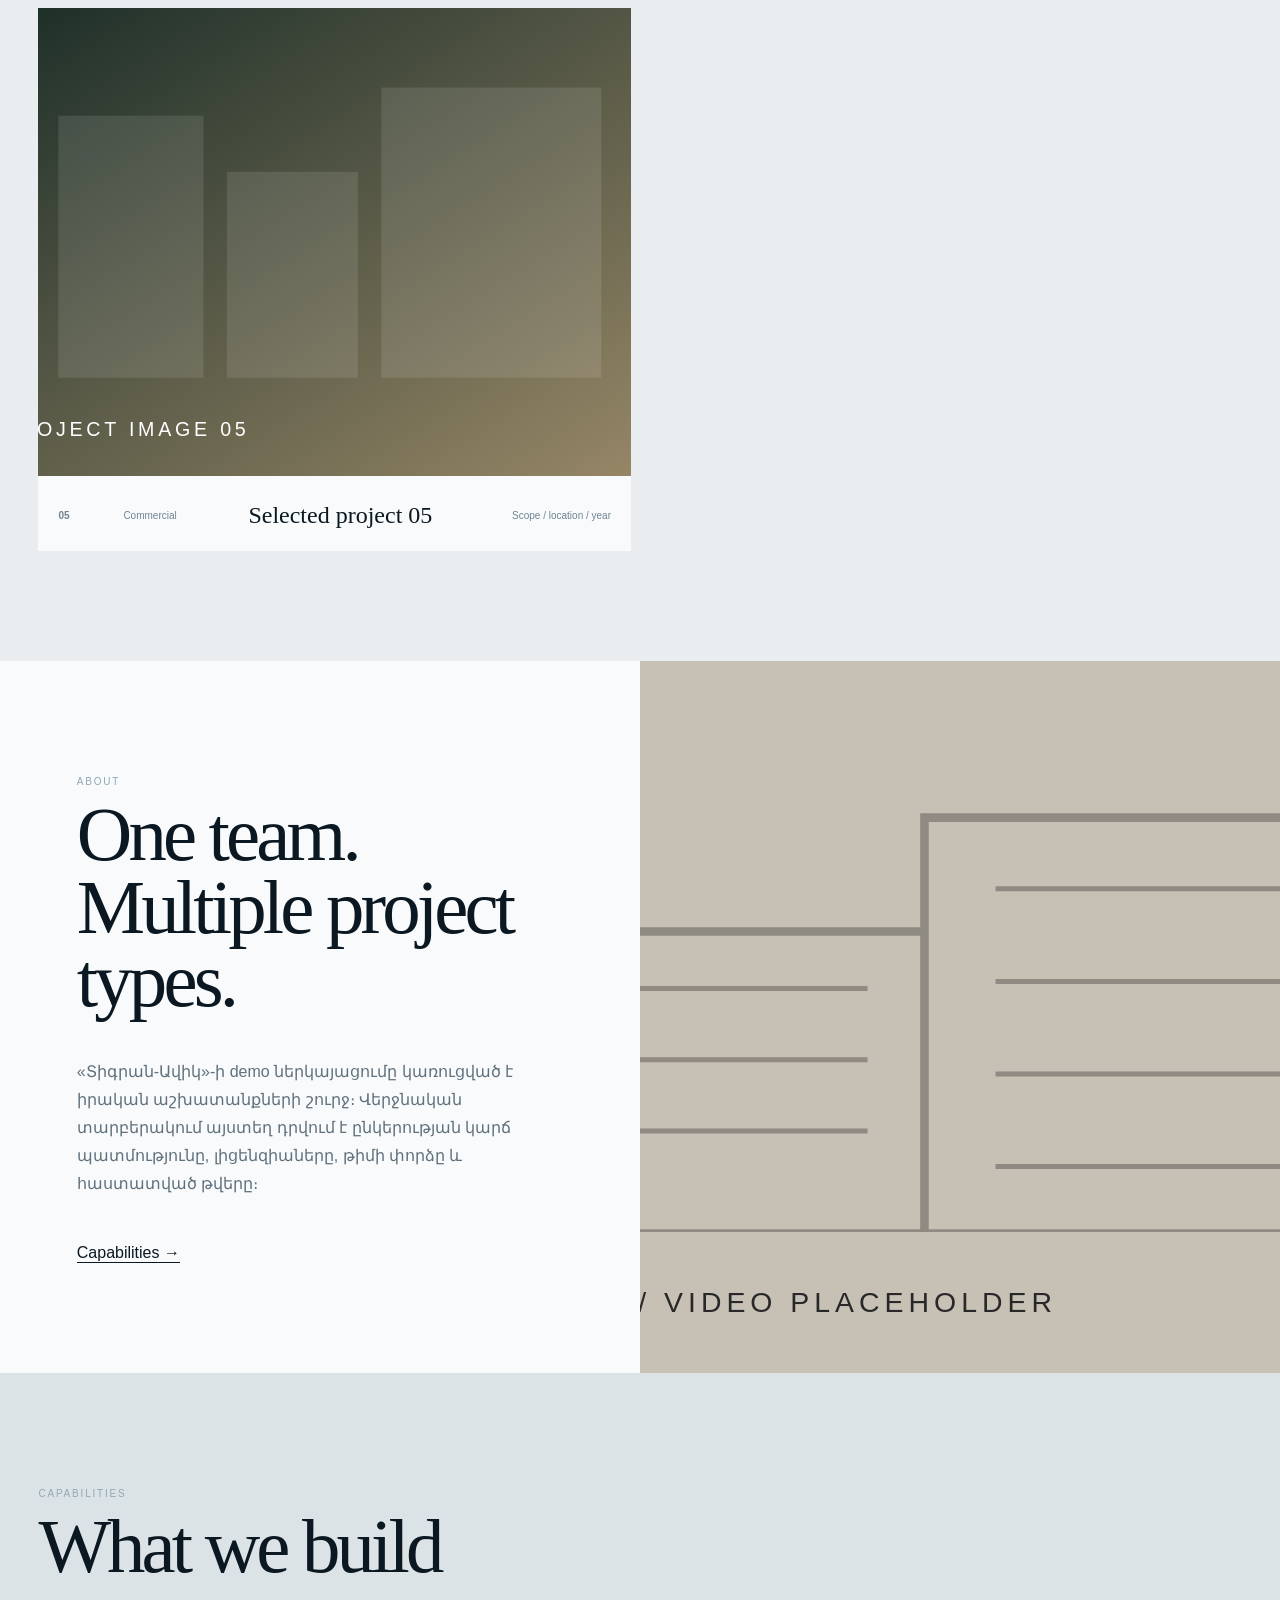
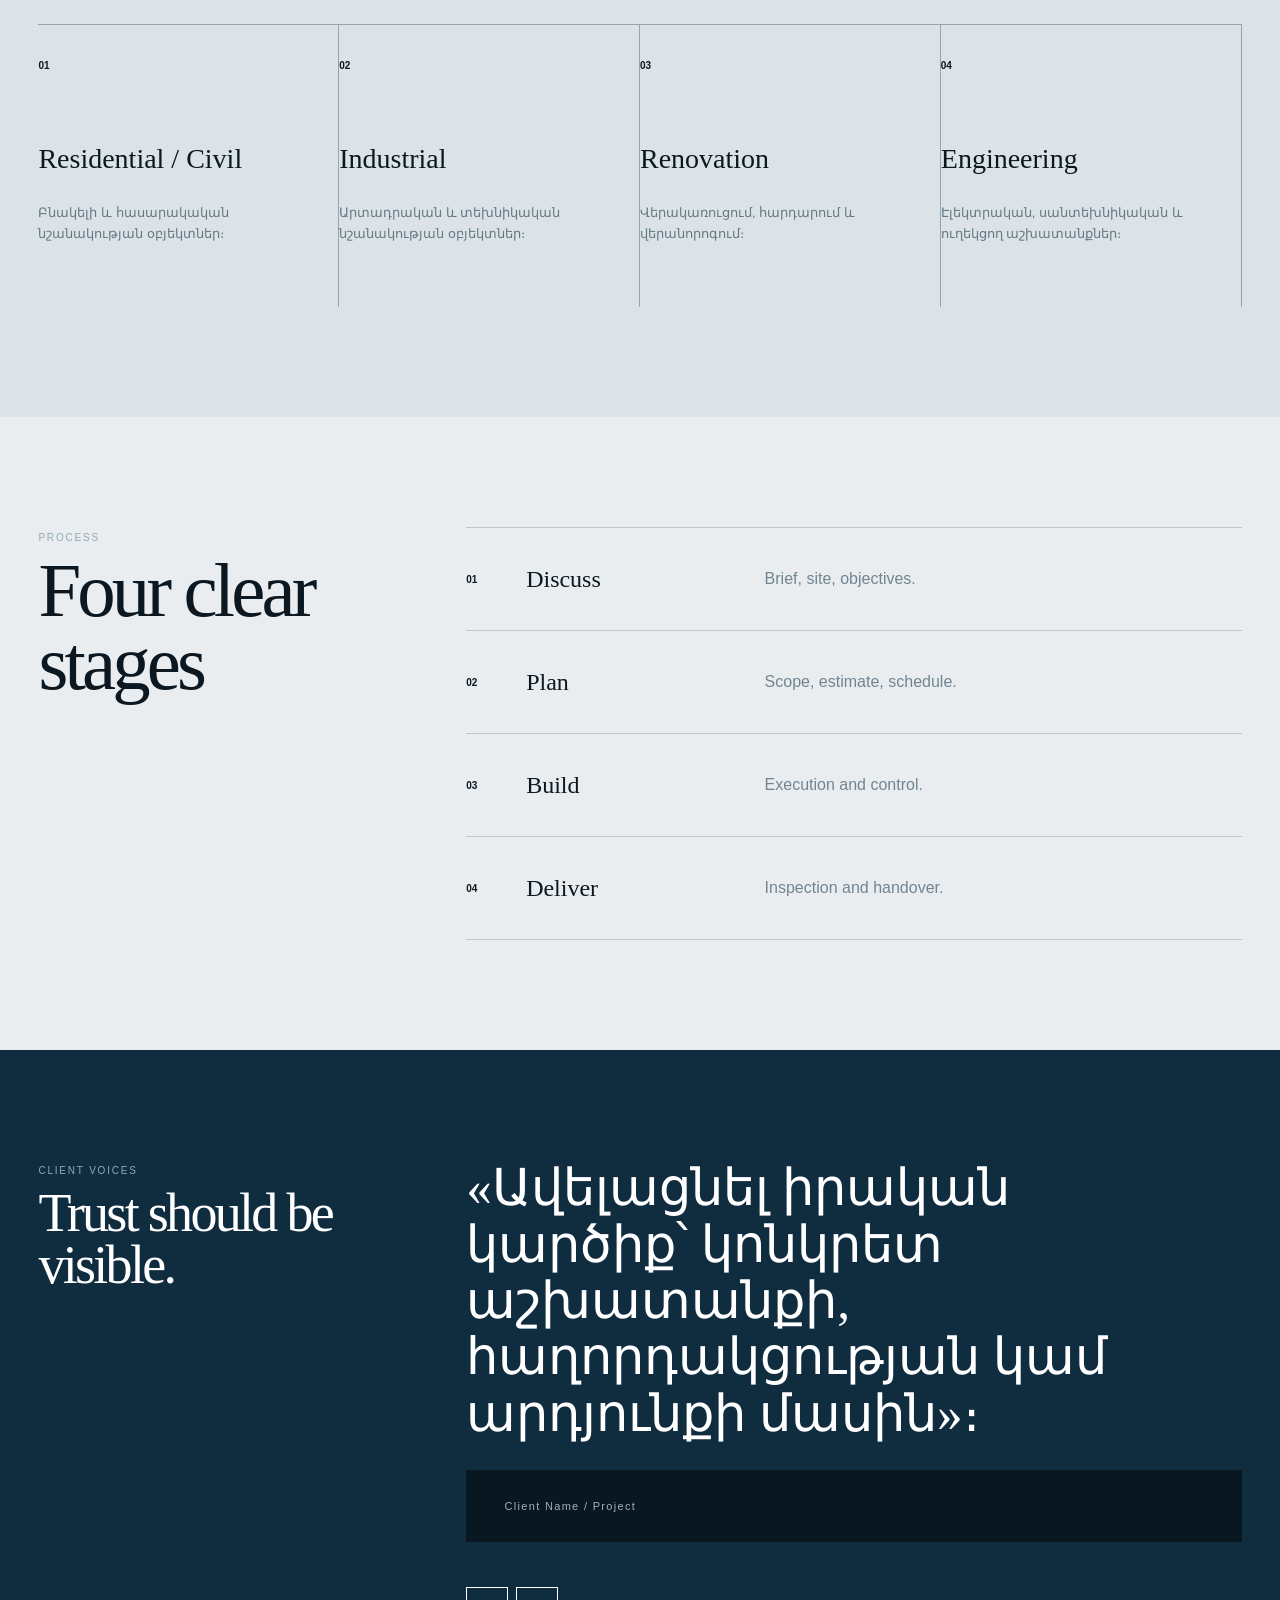
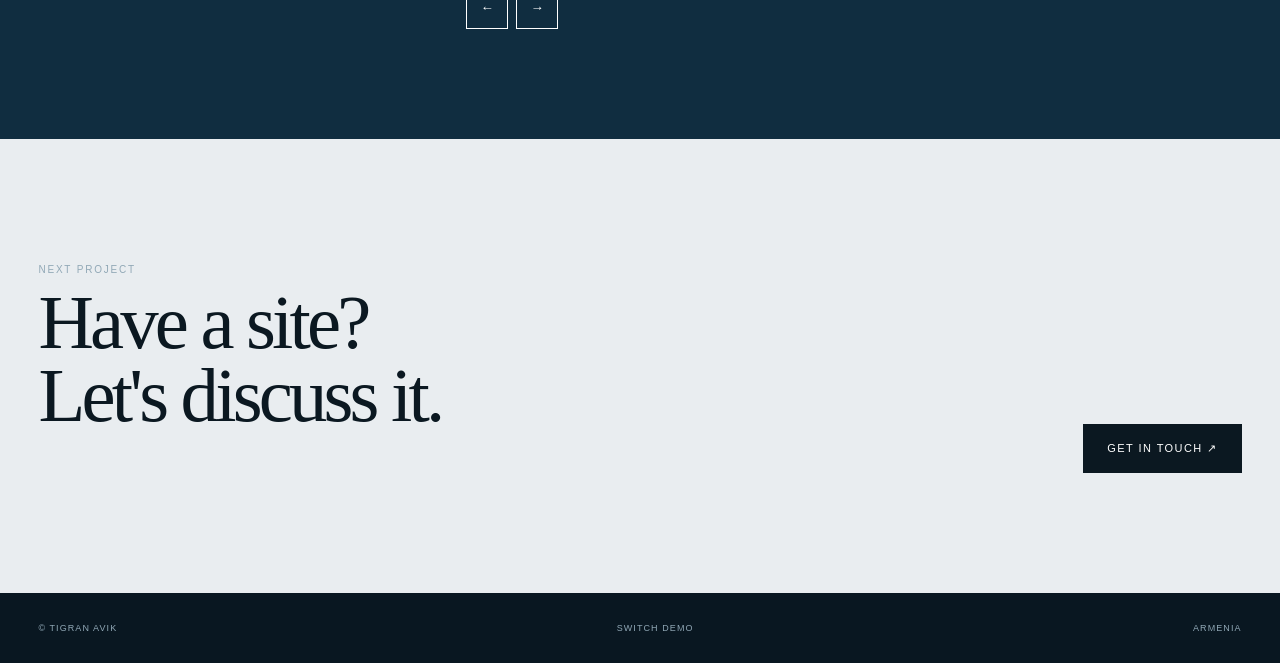
<file: demo-04-portfolio/index.html>
<!doctype html><html lang="hy"><head><meta charset="utf-8"><meta name="viewport" content="width=device-width,initial-scale=1"><title>Tigran-Avik — Portfolio First</title><link rel="stylesheet" href="style.css"></head><body>
<header><a class="logo" href="#top">TIGRAN AVIK</a><button class="navBtn">PROJECTS <span>↓</span></button><a class="contactLink" href="#contact">CONTACT ↗</a></header><main id="top">
<section class="hero"><div class="heroCard"><span>CONSTRUCTION COMPANY / ARMENIA</span><h1>Built work.<br>Real scale.</h1><p>Պորտֆոլիոն առաջին տեղում՝ որովհետև շինարարական ընկերության ամենաուժեղ փաստարկը ավարտված աշխատանքն է։</p></div><div class="showcase"><img class="show active" src="../assets/images/project-4.svg"><img class="show" src="../assets/images/project-1.svg"><img class="show" src="../assets/images/project-3.svg"><div class="showControls"><button class="sPrev">←</button><span class="sCount">01 / 03</span><button class="sNext">→</button></div></div></section>
<section class="projectIndex" id="projects"><div class="indexHead"><span>SELECTED PROJECTS</span><h2>Explore the work</h2><div class="filters"><button class="active" data-filter="all">All</button><button data-filter="residential">Residential</button><button data-filter="commercial">Commercial</button><button data-filter="industrial">Industrial</button><button data-filter="infrastructure">Infrastructure</button></div></div><div class="projectGrid"><article data-cat="infrastructure"><img src="../assets/images/project-1.svg"><div><b>01</b><span>Infrastructure</span><h3>Selected project 01</h3><p>Scope / location / year</p></div></article><article data-cat="commercial"><img src="../assets/images/project-2.svg"><div><b>02</b><span>Commercial</span><h3>Selected project 02</h3><p>Scope / location / year</p></div></article><article data-cat="industrial"><img src="../assets/images/project-3.svg"><div><b>03</b><span>Industrial</span><h3>Selected project 03</h3><p>Scope / location / year</p></div></article><article data-cat="residential"><img src="../assets/images/project-4.svg"><div><b>04</b><span>Residential</span><h3>Selected project 04</h3><p>Scope / location / year</p></div></article><article data-cat="commercial"><img src="../assets/images/project-5.svg"><div><b>05</b><span>Commercial</span><h3>Selected project 05</h3><p>Scope / location / year</p></div></article></div></section>
<section class="about"><div class="aboutCopy"><span>ABOUT</span><h2>One team.<br>Multiple project types.</h2><p>«Տիգրան-Ավիկ»-ի demo ներկայացումը կառուցված է իրական աշխատանքների շուրջ։ Վերջնական տարբերակում այստեղ դրվում է ընկերության կարճ պատմությունը, լիցենզիաները, թիմի փորձը և հաստատված թվերը։</p><a href="#services">Capabilities →</a></div><div class="aboutImage"><img src="../assets/images/process.svg"></div></section>
<section id="services" class="services"><div class="serviceTitle"><span>CAPABILITIES</span><h2>What we build</h2></div><div class="serviceRow"><article><b>01</b><h3>Residential / Civil</h3><p>Բնակելի և հասարակական նշանակության օբյեկտներ։</p></article><article><b>02</b><h3>Industrial</h3><p>Արտադրական և տեխնիկական նշանակության օբյեկտներ։</p></article><article><b>03</b><h3>Renovation</h3><p>Վերակառուցում, հարդարում և վերանորոգում։</p></article><article><b>04</b><h3>Engineering</h3><p>Էլեկտրական, սանտեխնիկական և ուղեկցող աշխատանքներ։</p></article></div></section>
<section class="process"><div><span>PROCESS</span><h2>Four clear stages</h2></div><ol><li><b>01</b><span>Discuss</span><p>Brief, site, objectives.</p></li><li><b>02</b><span>Plan</span><p>Scope, estimate, schedule.</p></li><li><b>03</b><span>Build</span><p>Execution and control.</p></li><li><b>04</b><span>Deliver</span><p>Inspection and handover.</p></li></ol></section>
<section class="reviews"><div class="reviewTitle"><span>CLIENT VOICES</span><h2>Trust should be visible.</h2></div><div class="reviewSlider"><blockquote class="active"><p>«Ավելացնել իրական կարծիք՝ կոնկրետ աշխատանքի, հաղորդակցության կամ արդյունքի մասին»։</p><footer>Client Name / Project</footer></blockquote><blockquote><p>«Երկրորդ իրական կարծիքը՝ նախագծի ավարտից հետո»։</p><footer>Client Name / Project</footer></blockquote><div><button class="rPrev">←</button><button class="rNext">→</button></div></div></section>
<section id="contact" class="contact"><div><span>NEXT PROJECT</span><h2>Have a site?<br>Let's discuss it.</h2></div><a href="mailto:info@tigranavik.am">GET IN TOUCH ↗</a></section></main><footer><span>© TIGRAN AVIK</span><a href="../index.html">SWITCH DEMO</a><span>ARMENIA</span></footer><script src="script.js"></script></body></html>
</file>
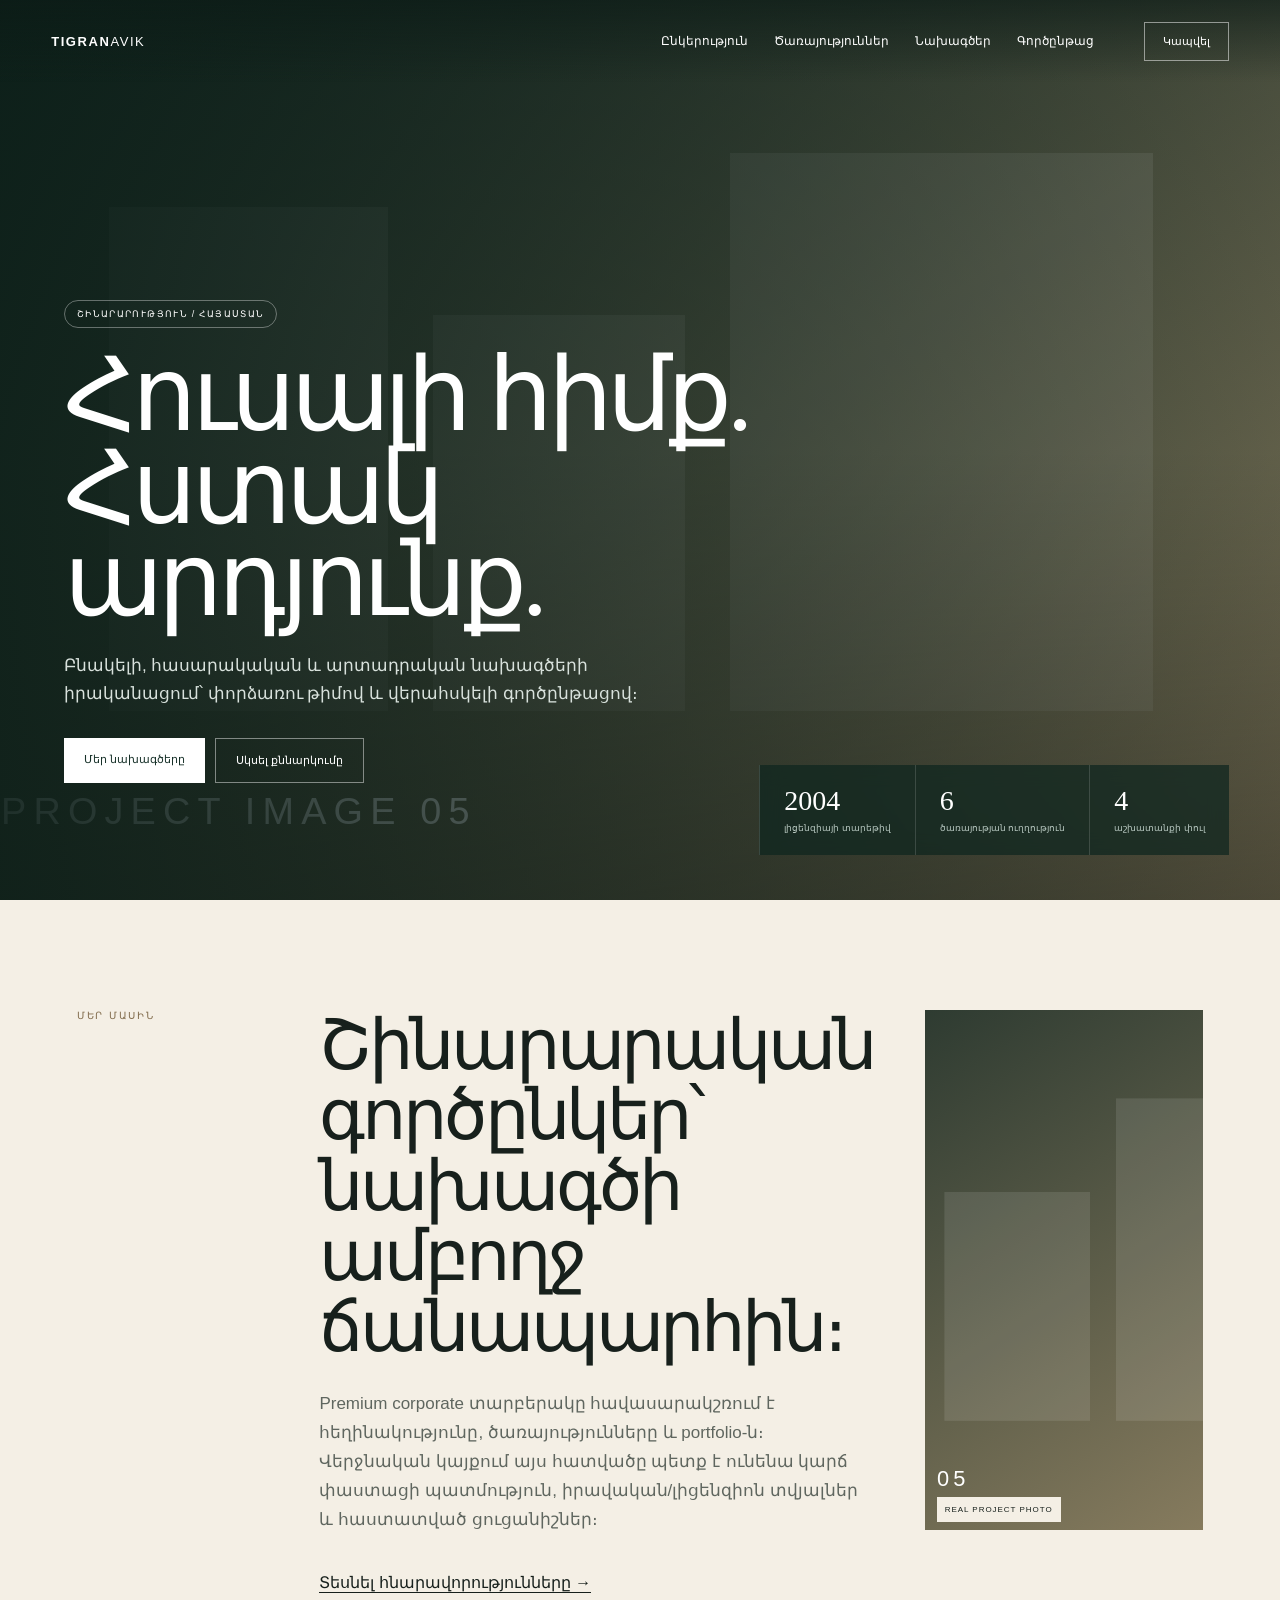
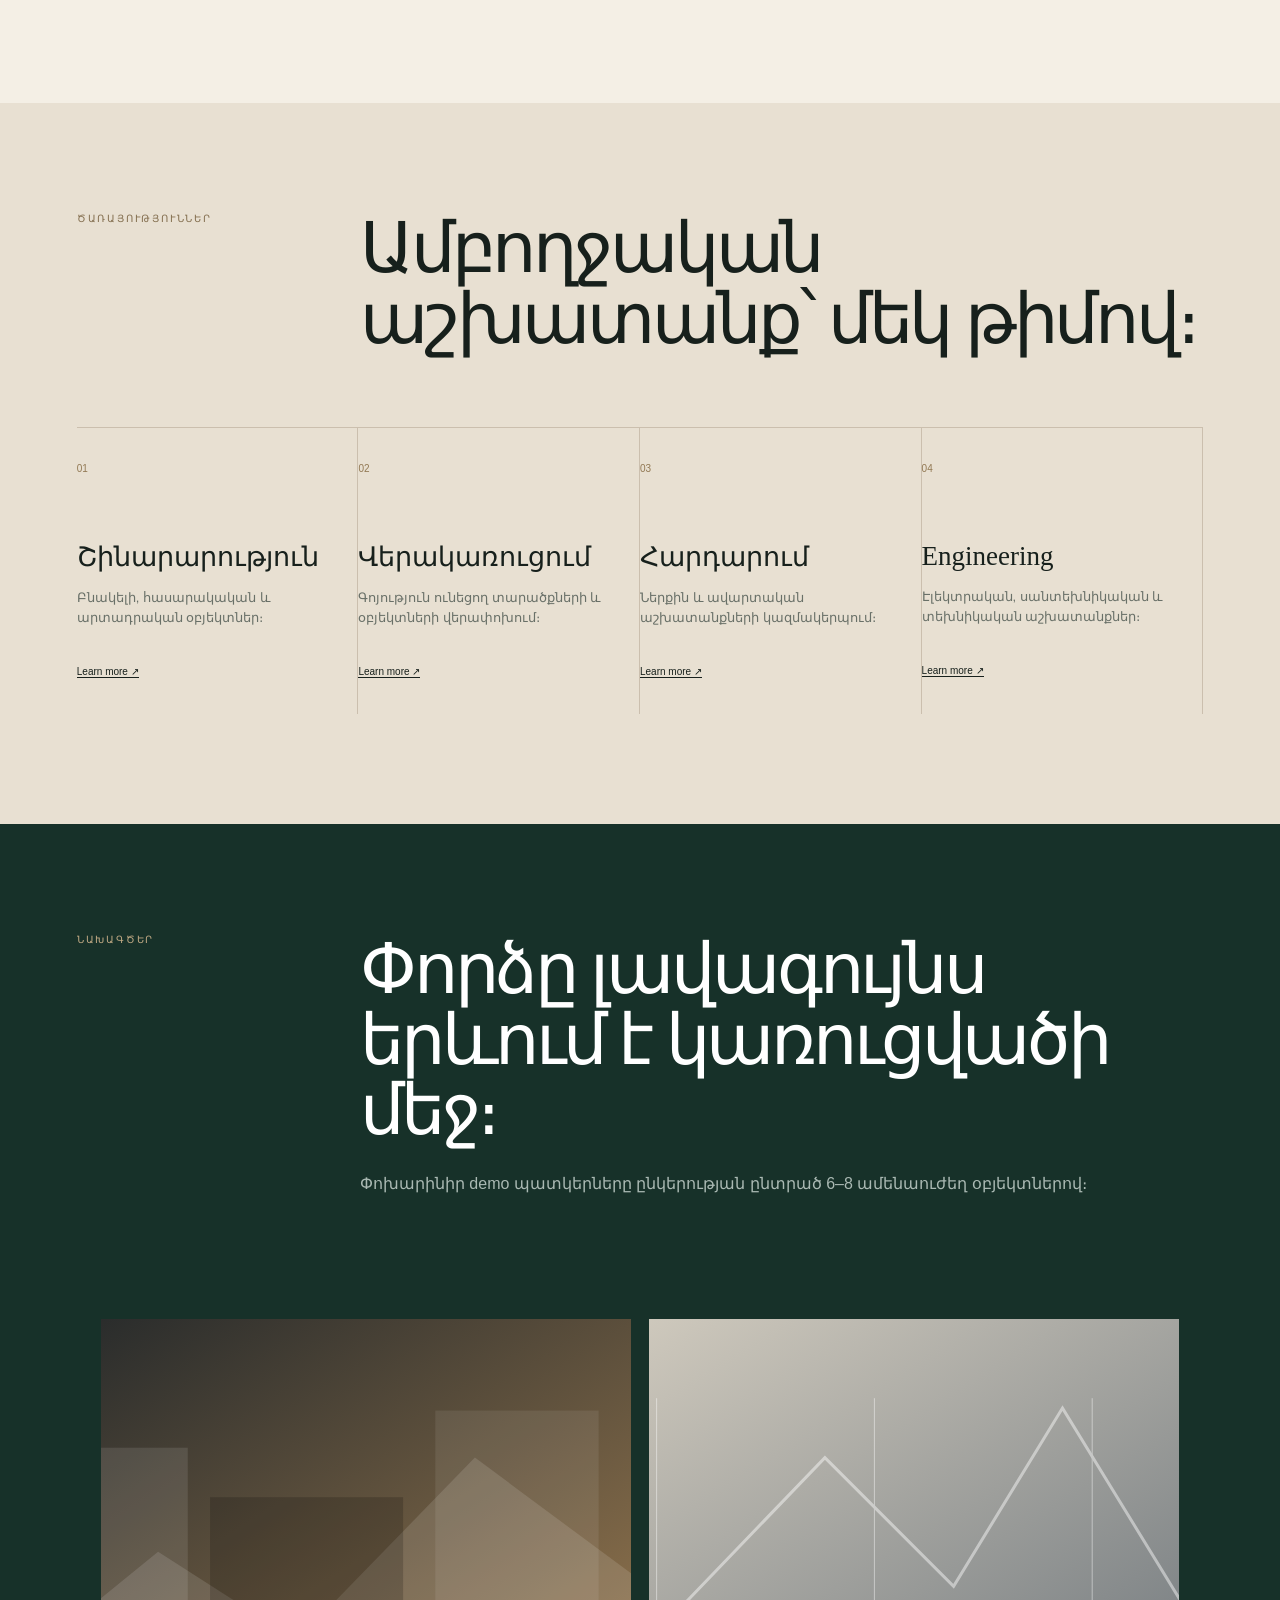
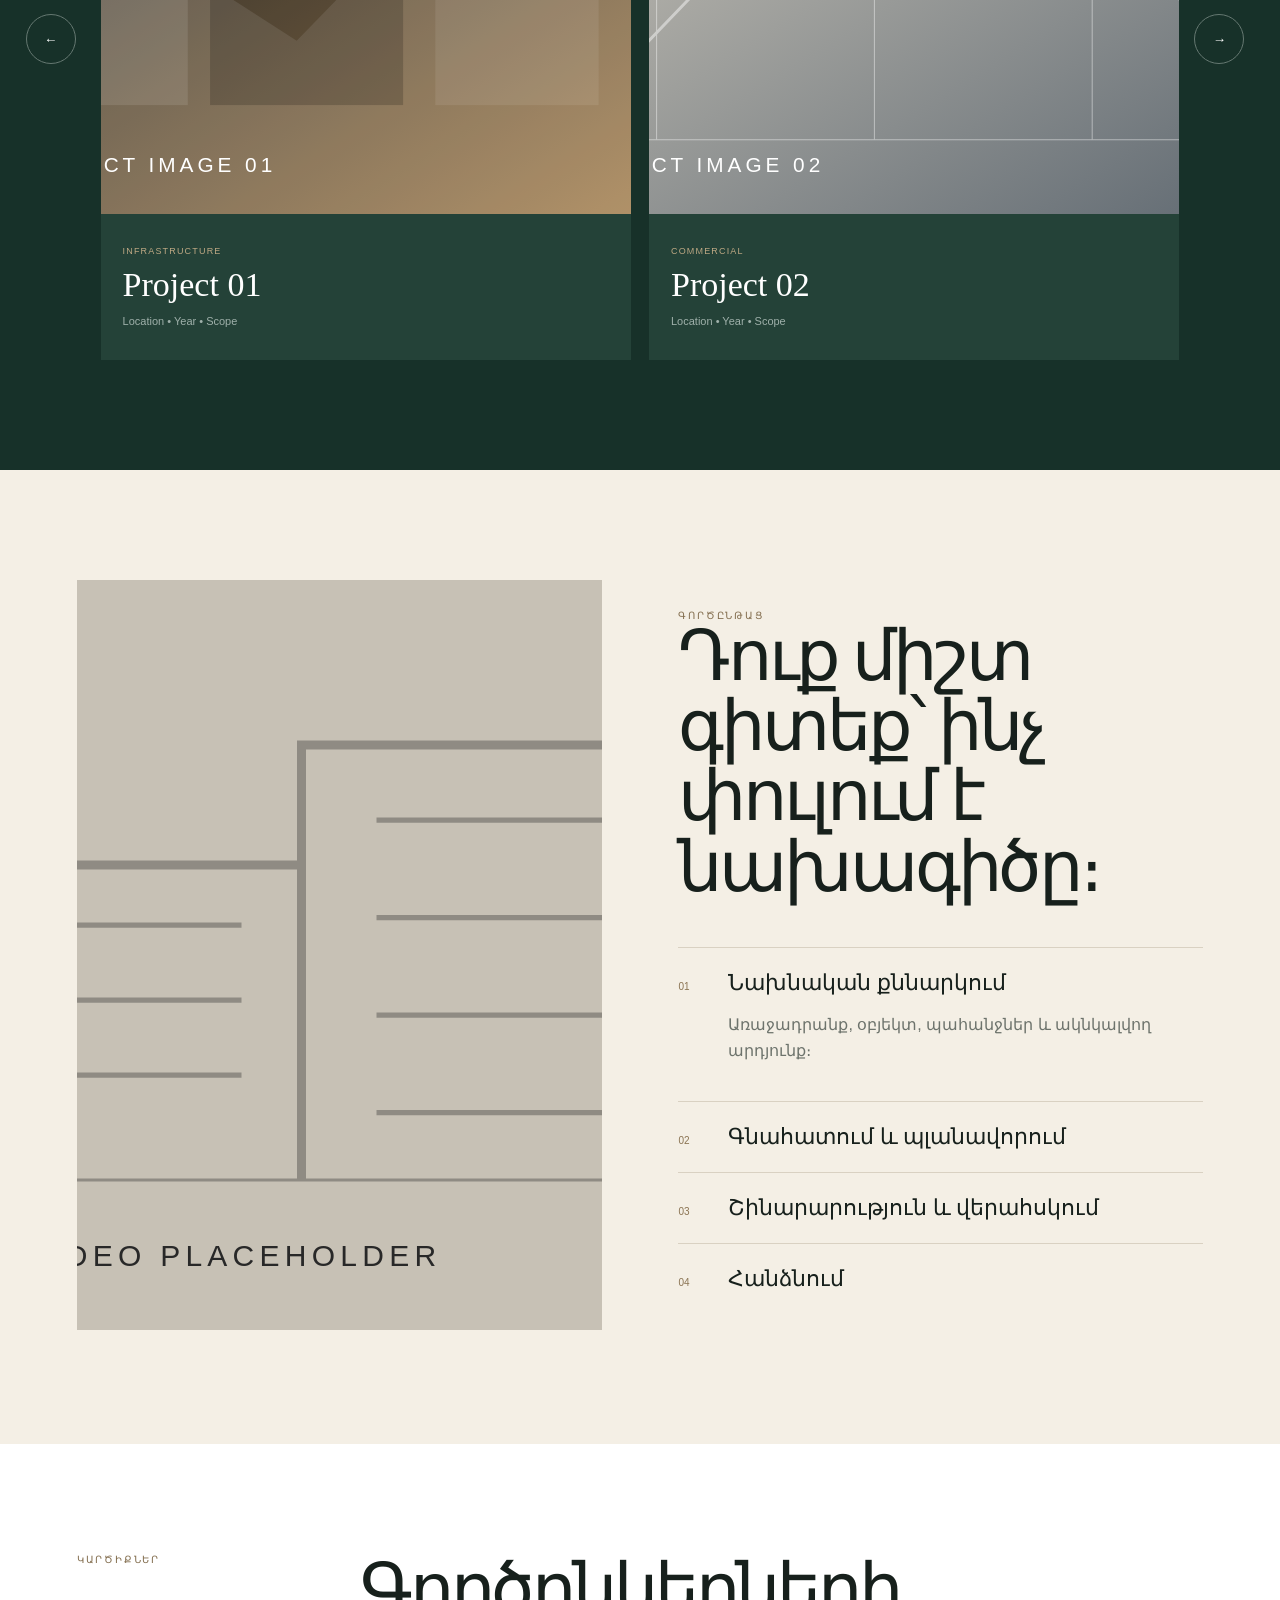
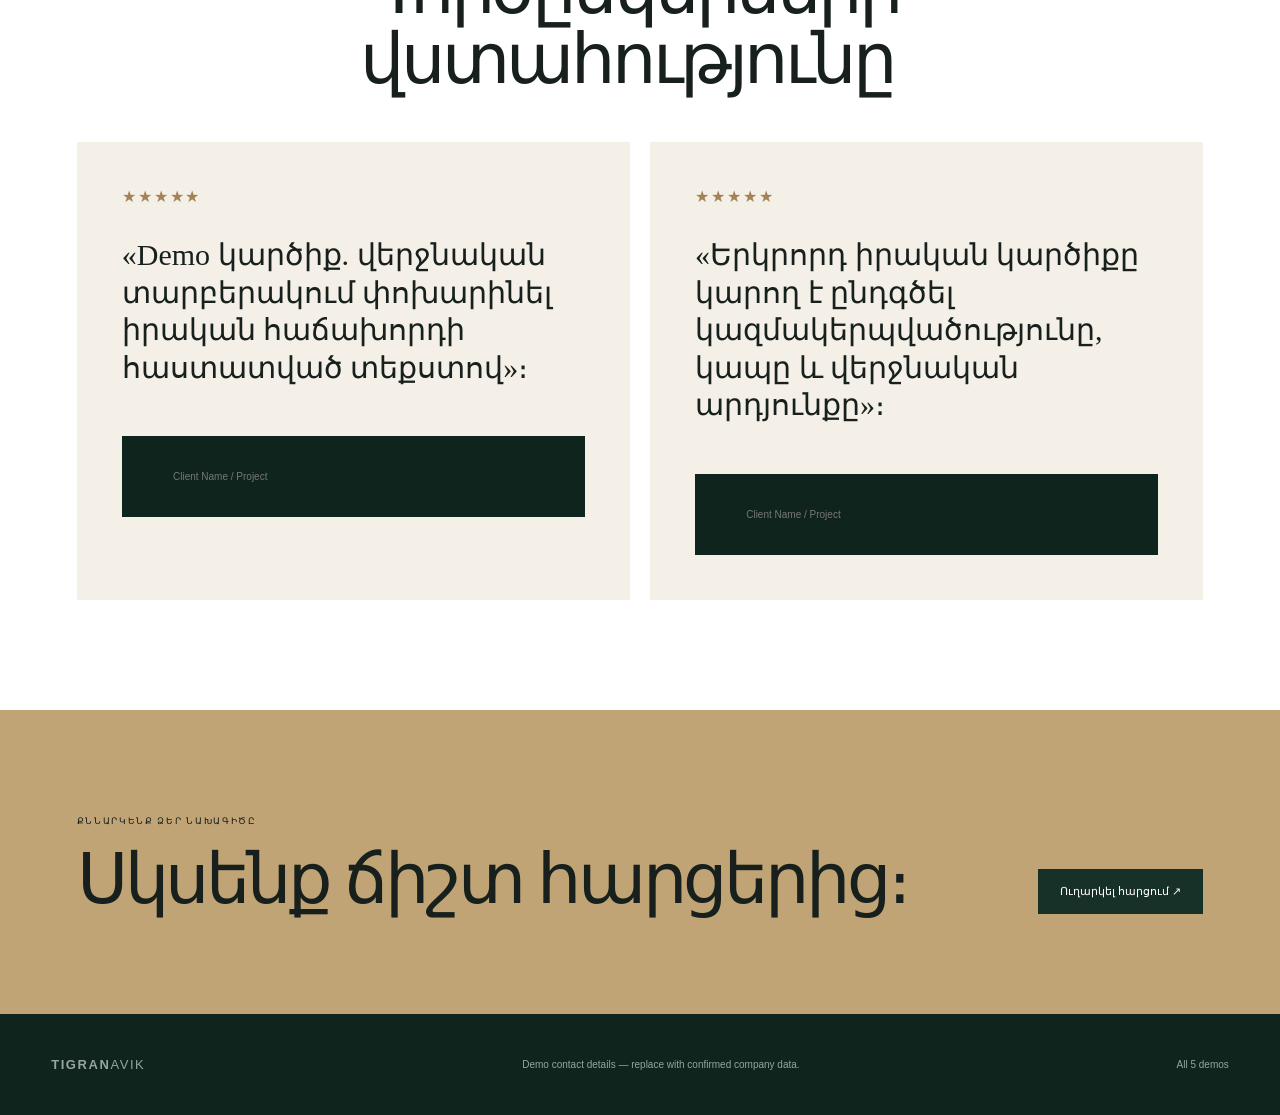
<file: demo-05-corporate/index.html>
<!doctype html><html lang="hy"><head><meta charset="utf-8"><meta name="viewport" content="width=device-width,initial-scale=1"><title>Tigran-Avik — Corporate Premium</title><link rel="stylesheet" href="style.css"></head><body>
<header><a class="brand" href="#top"><strong>TIGRAN</strong><span>AVIK</span></a><nav><a href="#about">Ընկերություն</a><a href="#services">Ծառայություններ</a><a href="#projects">Նախագծեր</a><a href="#process">Գործընթաց</a></nav><a class="headerCta" href="#contact">Կապվել</a></header>
<main id="top"><section class="hero"><div class="heroBg"></div><div class="overlay"></div><div class="heroContent"><div class="pill">ՇԻՆԱՐԱՐՈՒԹՅՈՒՆ / ՀԱՅԱՍՏԱՆ</div><h1>Հուսալի հիմք.<br>Հստակ արդյունք.</h1><p>Բնակելի, հասարակական և արտադրական նախագծերի իրականացում՝ փորձառու թիմով և վերահսկելի գործընթացով։</p><div class="actions"><a class="primary" href="#projects">Մեր նախագծերը</a><a class="secondary" href="#contact">Սկսել քննարկումը</a></div></div><div class="heroFacts"><div><b>2004</b><span>լիցենզիայի տարեթիվ</span></div><div><b>6</b><span>ծառայության ուղղություն</span></div><div><b>4</b><span>աշխատանքի փուլ</span></div></div></section>
<section id="about" class="about section"><div class="kicker">ՄԵՐ ՄԱՍԻՆ</div><div><h2>Շինարարական գործընկեր՝ նախագծի ամբողջ ճանապարհին։</h2><p>Premium corporate տարբերակը հավասարակշռում է հեղինակությունը, ծառայությունները և portfolio-ն։ Վերջնական կայքում այս հատվածը պետք է ունենա կարճ փաստացի պատմություն, իրավական/լիցենզիոն տվյալներ և հաստատված ցուցանիշներ։</p><a href="#services">Տեսնել հնարավորությունները →</a></div><div class="aboutCard"><img src="../assets/images/project-5.svg"><span>REAL PROJECT PHOTO</span></div></section>
<section id="services" class="services section"><div class="sectionTop"><div class="kicker">ԾԱՌԱՅՈՒԹՅՈՒՆՆԵՐ</div><h2>Ամբողջական աշխատանք՝ մեկ թիմով։</h2></div><div class="serviceCards"><article><span>01</span><h3>Շինարարություն</h3><p>Բնակելի, հասարակական և արտադրական օբյեկտներ։</p><a href="#contact">Learn more ↗</a></article><article><span>02</span><h3>Վերակառուցում</h3><p>Գոյություն ունեցող տարածքների և օբյեկտների վերափոխում։</p><a href="#contact">Learn more ↗</a></article><article><span>03</span><h3>Հարդարում</h3><p>Ներքին և ավարտական աշխատանքների կազմակերպում։</p><a href="#contact">Learn more ↗</a></article><article><span>04</span><h3>Engineering</h3><p>Էլեկտրական, սանտեխնիկական և տեխնիկական աշխատանքներ։</p><a href="#contact">Learn more ↗</a></article></div></section>
<section id="projects" class="projects"><div class="projectLead section"><div class="kicker">ՆԱԽԱԳԾԵՐ</div><div><h2>Փորձը լավագույնս երևում է կառուցվածի մեջ։</h2><p>Փոխարինիր demo պատկերները ընկերության ընտրած 6–8 ամենաուժեղ օբյեկտներով։</p></div></div><div class="carousel"><button class="pPrev">←</button><div class="viewport"><div class="track"><article><img src="../assets/images/project-1.svg"><div><span>Infrastructure</span><h3>Project 01</h3><p>Location • Year • Scope</p></div></article><article><img src="../assets/images/project-2.svg"><div><span>Commercial</span><h3>Project 02</h3><p>Location • Year • Scope</p></div></article><article><img src="../assets/images/project-3.svg"><div><span>Industrial</span><h3>Project 03</h3><p>Location • Year • Scope</p></div></article><article><img src="../assets/images/project-4.svg"><div><span>Residential</span><h3>Project 04</h3><p>Location • Year • Scope</p></div></article></div></div><button class="pNext">→</button></div></section>
<section id="process" class="process section"><div class="processImage"><img src="../assets/images/process.svg"></div><div class="processCopy"><div class="kicker">ԳՈՐԾԸՆԹԱՑ</div><h2>Դուք միշտ գիտեք՝ ինչ փուլում է նախագիծը։</h2><div class="accordion"><details open><summary><span>01</span>Նախնական քննարկում</summary><p>Առաջադրանք, օբյեկտ, պահանջներ և ակնկալվող արդյունք։</p></details><details><summary><span>02</span>Գնահատում և պլանավորում</summary><p>Ծավալ, հերթականություն, ռեսուրսներ և իրականացման պլան։</p></details><details><summary><span>03</span>Շինարարություն և վերահսկում</summary><p>Աշխատանքների իրականացում և ընթացքի փաստագրում։</p></details><details><summary><span>04</span>Հանձնում</summary><p>Վերջնական ստուգում, համաձայնեցում և պատրաստ օբյեկտ։</p></details></div></div></section>
<section class="testimonials section"><div class="sectionTop"><div class="kicker">ԿԱՐԾԻՔՆԵՐ</div><h2>Գործընկերների վստահությունը</h2></div><div class="testimonialGrid"><article><div class="stars">★★★★★</div><p>«Demo կարծիք. վերջնական տարբերակում փոխարինել իրական հաճախորդի հաստատված տեքստով»։</p><footer>Client Name / Project</footer></article><article><div class="stars">★★★★★</div><p>«Երկրորդ իրական կարծիքը կարող է ընդգծել կազմակերպվածությունը, կապը և վերջնական արդյունքը»։</p><footer>Client Name / Project</footer></article></div></section>
<section class="cta" id="contact"><div><span>ՔՆՆԱՐԿԵՆՔ ՁԵՐ ՆԱԽԱԳԻԾԸ</span><h2>Սկսենք ճիշտ հարցերից։</h2></div><a href="mailto:info@tigranavik.am">Ուղարկել հարցում ↗</a></section></main><footer><div class="brand"><strong>TIGRAN</strong><span>AVIK</span></div><p>Demo contact details — replace with confirmed company data.</p><a href="../index.html">All 5 demos</a></footer><script src="script.js"></script></body></html>
</file>
<file: demo-02-architectural/style.css>
:root{--bg:#f1efe9;--ink:#171717;--muted:#77736c;--line:#c9c5bc}*{box-sizing:border-box}html{scroll-behavior:smooth}body{margin:0;background:var(--bg);color:var(--ink);font-family:Arial,sans-serif}a{color:inherit;text-decoration:none}header{height:86px;border-bottom:1px solid var(--line);display:grid;grid-template-columns:1fr auto 1fr;align-items:center;padding:0 3vw;position:sticky;top:0;background:rgba(241,239,233,.94);backdrop-filter:blur(12px);z-index:20}.logo{font:700 24px Georgia,serif}nav{display:flex;gap:26px;font-size:12px}header .lang{justify-self:end;font-size:11px}.hero{padding:6vw 3vw 3vw}.heroTitle{display:grid;grid-template-columns:1fr 3fr;gap:30px;align-items:end;margin-bottom:40px}.heroTitle>span{font-size:10px;letter-spacing:.2em}.heroTitle h1{font:clamp(70px,11vw,170px)/.82 Georgia,serif;letter-spacing:-.07em;margin:0}.heroTitle p{grid-column:2;max-width:530px;margin:0;font-size:16px;line-height:1.6}.hero figure{margin:0}.hero figure img{width:100%;height:68vh;object-fit:cover;filter:grayscale(20%)}figcaption{margin-top:8px;font-size:10px;color:var(--muted);text-transform:uppercase;letter-spacing:.12em}.grid{display:grid;grid-template-columns:1fr 3fr;gap:30px;padding:110px 3vw;border-top:1px solid var(--line)}aside{font-size:10px;letter-spacing:.18em;color:var(--muted)}h2{font:clamp(46px,6vw,90px)/1 Georgia,serif;font-weight:400;letter-spacing:-.05em;margin:0 0 35px}.intro p{max-width:760px;font-size:18px;line-height:1.75;color:#55524c}.numbers{display:grid;grid-template-columns:repeat(3,1fr);max-width:800px;margin-top:70px;border-top:1px solid var(--line)}.numbers div{padding:25px 20px 0 0}.numbers strong{display:block;font:44px Georgia}.numbers span{font-size:11px;color:var(--muted)}.serviceList{border-top:1px solid var(--ink)}.serviceList article{display:grid;grid-template-columns:70px 1fr 30px;align-items:center;padding:24px 0;border-bottom:1px solid var(--line)}.serviceList article span{font-size:10px;color:var(--muted)}.serviceList h3{font:32px Georgia;margin:0;font-weight:400}.work{padding:110px 3vw;border-top:1px solid var(--line)}.workHead{display:flex;justify-content:space-between;align-items:end;margin-bottom:50px}.workHead>span{font-size:10px;letter-spacing:.18em}.masonry{display:grid;grid-template-columns:1.2fr .8fr;gap:28px}.masonry figure{margin:0}.masonry figure.wide{grid-column:span 2}.masonry img{width:100%;height:55vh;min-height:400px;object-fit:cover}.masonry figure:not(.wide) img{height:70vh}.masonry figcaption{display:flex;justify-content:space-between}.masonry figcaption b{font-weight:400;color:var(--ink)}.steps{display:grid;grid-template-columns:1fr 1fr;border-top:1px solid var(--line)}.steps article{padding:30px 30px 50px 0;border-bottom:1px solid var(--line)}.steps article:nth-child(odd){border-right:1px solid var(--line)}.steps article:nth-child(even){padding-left:30px}.steps span{font-size:10px;color:var(--muted)}.steps h3{font:34px Georgia;margin:25px 0 8px}.steps p{color:var(--muted);line-height:1.6}.processPic{margin-top:40px}.processPic img{width:100%;max-height:560px;object-fit:cover}.testimonial blockquote{margin:0;font:clamp(38px,5vw,72px)/1.12 Georgia;max-width:1100px}.testimonial p{margin-top:30px;font-size:11px;color:var(--muted)}.contact{background:#191919;color:#f4f1ea}.contact aside{color:#8f8f8f}.contact h2{font-size:clamp(55px,8vw,120px)}.contact a{font-size:18px;border-bottom:1px solid}.contact p{font-size:10px;color:#777;margin-top:40px}footer{height:90px;display:flex;justify-content:space-between;align-items:center;padding:0 3vw;font-size:10px;letter-spacing:.14em}@media(max-width:800px){header{grid-template-columns:1fr 1fr}nav{display:none}.heroTitle,.grid{grid-template-columns:1fr}.heroTitle p{grid-column:1}.hero figure img{height:55vh}.numbers{grid-template-columns:1fr}.masonry{grid-template-columns:1fr}.masonry figure.wide{grid-column:auto}.masonry figure img,.masonry figure:not(.wide) img{height:50vh}.steps{grid-template-columns:1fr}.steps article:nth-child(odd){border-right:0}.steps article:nth-child(even){padding-left:0}}
</file>
<file: demo-03-industrial/style.css>
:root{--bg:#17191a;--panel:#212426;--ink:#f2f1ed;--muted:#9a9d9c;--yellow:#e8bd46;--line:#3a3d3d}*{box-sizing:border-box}html{scroll-behavior:smooth}body{margin:0;background:var(--bg);color:var(--ink);font-family:Arial,sans-serif}a{color:inherit;text-decoration:none}header{position:fixed;z-index:30;width:100%;height:72px;padding:0 3vw;display:flex;align-items:center;justify-content:space-between;background:rgba(23,25,26,.88);backdrop-filter:blur(10px);border-bottom:1px solid var(--line)}.brand{font-weight:900;letter-spacing:.12em}nav{display:flex;gap:28px;font-size:10px;letter-spacing:.12em}.menu{display:none}.hero{min-height:100vh;display:grid;grid-template-columns:1fr 1.15fr;padding:120px 3vw 45px;gap:3vw;position:relative}.gridlines{position:absolute;inset:0;background-image:linear-gradient(rgba(255,255,255,.035) 1px,transparent 1px),linear-gradient(90deg,rgba(255,255,255,.035) 1px,transparent 1px);background-size:48px 48px;pointer-events:none}.heroCopy{align-self:end;position:relative;z-index:2}.tag,.label{font-size:10px;letter-spacing:.18em;color:var(--yellow)}.hero h1,.block h2,.proof h2,.contact h2{font-size:clamp(66px,8vw,128px);line-height:.82;letter-spacing:-.06em;margin:22px 0 30px;font-weight:900}.hero h1 i{color:var(--yellow);font-style:normal}.hero p{max-width:570px;color:#b8bbbb;line-height:1.65}.heroCopy>a{display:inline-block;margin-top:28px;padding-bottom:7px;border-bottom:2px solid var(--yellow);font-size:11px;letter-spacing:.13em}.heroVisual{position:relative;align-self:stretch}.heroVisual img{width:100%;height:100%;object-fit:cover}.stamp{position:absolute;right:15px;bottom:15px;background:var(--yellow);color:#111;padding:12px 16px;font-size:10px;font-weight:700;letter-spacing:.12em}.data{display:grid;grid-template-columns:repeat(4,1fr);border-top:1px solid var(--line);border-bottom:1px solid var(--line)}.data div{padding:24px 3vw;border-right:1px solid var(--line)}.data b{display:block;color:var(--yellow);font-size:12px}.data span{font-size:10px;letter-spacing:.13em}.block{display:grid;grid-template-columns:180px 1fr;gap:50px;padding:120px 3vw;border-bottom:1px solid var(--line)}.block h2{font-size:clamp(58px,7vw,105px)}.cards{display:grid;grid-template-columns:repeat(3,1fr);border-top:1px solid var(--line);border-left:1px solid var(--line);margin-top:60px}.cards article{min-height:250px;padding:28px;border-right:1px solid var(--line);border-bottom:1px solid var(--line);background:var(--panel)}.cards b{color:var(--yellow);font-size:11px}.cards h3{font-size:21px;margin:55px 0 12px}.cards p{font-size:13px;line-height:1.55;color:var(--muted)}.projectTabs{display:flex;gap:7px;margin-bottom:24px}.projectTabs button{border:1px solid var(--line);background:none;color:#aaa;padding:10px 13px;font-size:10px;cursor:pointer}.projectTabs button.active{background:var(--yellow);color:#111;border-color:var(--yellow)}.projectList{display:grid;gap:12px}.projectList article{display:grid;grid-template-columns:1fr 1fr;background:var(--panel);min-height:370px}.projectList article.hidden{display:none}.projectList img{width:100%;height:100%;object-fit:cover}.projectList article div{padding:35px;align-self:end}.projectList small{color:var(--yellow)}.projectList h3{font-size:36px;margin:15px 0}.projectList p{color:var(--muted)}.timeline{display:grid;grid-template-columns:repeat(4,1fr);border-top:1px solid var(--yellow);margin-top:65px}.timeline article{padding:28px 25px 40px 0}.timeline span{display:block;color:var(--yellow);margin-bottom:60px}.timeline h3{font-size:23px}.timeline p{color:var(--muted);font-size:13px;line-height:1.5}.proof{display:grid;grid-template-columns:1fr 1fr}.proofImg img{width:100%;height:100%;min-height:700px;object-fit:cover}.proofCopy{padding:100px 6vw;background:#25282a}.proofCopy>span{color:var(--yellow);font-size:10px;letter-spacing:.17em}.proof h2{font-size:clamp(58px,6vw,95px)}.proof p{color:#b8bbbb;line-height:1.7;max-width:600px}.quote{margin-top:80px;border-left:4px solid var(--yellow);padding:18px 22px;font-size:24px;font-weight:800}.quote small{display:block;color:var(--muted);font-size:10px;margin-top:16px}.contact{padding:130px 3vw;background:var(--yellow);color:#111}.contact>span{font-size:10px;letter-spacing:.16em}.contact h2{font-size:clamp(80px,11vw,170px)}.contact a{display:inline-block;border:2px solid #111;padding:16px 22px;font-size:11px;font-weight:800}footer{height:80px;padding:0 3vw;display:flex;justify-content:space-between;align-items:center;font-size:9px;letter-spacing:.13em}@media(max-width:850px){nav{display:none}.menu{display:block;background:none;color:#fff;border:0}.hero{grid-template-columns:1fr}.heroVisual{min-height:48vh}.data{grid-template-columns:1fr 1fr}.block{grid-template-columns:1fr}.cards{grid-template-columns:1fr 1fr}.projectList article{grid-template-columns:1fr}.projectList img{height:340px}.timeline{grid-template-columns:1fr 1fr}.proof{grid-template-columns:1fr}.proofImg img{min-height:450px}}@media(max-width:550px){.cards,.timeline{grid-template-columns:1fr}.data{grid-template-columns:1fr 1fr}.hero h1{font-size:62px}.block{padding:90px 5vw}.contact{padding:100px 5vw}}
</file>
<file: demo-04-portfolio/style.css>
:root{--ink:#0b1821;--blue:#102d40;--paper:#e9edf0;--white:#f8fafb;--line:#bdc8ce}*{box-sizing:border-box}html{scroll-behavior:smooth}body{margin:0;background:var(--paper);color:var(--ink);font-family:Arial,sans-serif}a{color:inherit;text-decoration:none}header{height:76px;display:grid;grid-template-columns:1fr auto 1fr;align-items:center;padding:0 3vw;background:var(--white);position:sticky;top:0;z-index:20;border-bottom:1px solid var(--line)}.logo{font-weight:800;letter-spacing:.16em;font-size:12px}.navBtn{background:none;border:0;font-size:10px;letter-spacing:.15em}.contactLink{justify-self:end;font-size:10px;letter-spacing:.15em}.hero{min-height:calc(100svh - 76px);display:grid;grid-template-columns:.72fr 1.28fr}.heroCard{background:var(--blue);color:white;padding:8vw 4vw 5vw;display:flex;flex-direction:column;justify-content:flex-end}.heroCard>span,.indexHead>span,.aboutCopy>span,.serviceTitle>span,.process>div>span,.reviewTitle>span,.contact span{font-size:10px;letter-spacing:.18em;color:#91a8b6}.heroCard h1{font:clamp(60px,7vw,112px)/.9 Georgia;margin:20px 0 30px;letter-spacing:-.05em}.heroCard p{max-width:480px;line-height:1.65;color:#bdd0db}.showcase{position:relative;overflow:hidden}.show{position:absolute;inset:0;width:100%;height:100%;object-fit:cover;opacity:0;transform:scale(1.03);transition:.6s}.show.active{opacity:1;transform:scale(1)}.showControls{position:absolute;right:25px;bottom:25px;background:rgba(8,24,34,.85);color:white;display:flex;align-items:center;gap:20px;padding:8px}.showControls button,.reviewSlider button{width:42px;height:42px;background:none;border:1px solid currentColor;color:inherit}.sCount{font-size:11px}.projectIndex{padding:110px 3vw}.indexHead{display:grid;grid-template-columns:1fr 2fr;gap:25px;align-items:end}.indexHead h2,.about h2,.serviceTitle h2,.process h2,.reviewTitle h2,.contact h2{font:clamp(48px,6vw,88px)/.95 Georgia;letter-spacing:-.05em;margin:10px 0 40px}.filters{grid-column:2;display:flex;gap:9px;flex-wrap:wrap}.filters button{border:1px solid var(--line);padding:10px 15px;border-radius:30px;background:transparent;color:#4e6370;font-size:11px}.filters button.active{background:var(--ink);color:#fff}.projectGrid{display:grid;grid-template-columns:1fr 1fr;gap:18px;margin-top:45px}.projectGrid article{background:var(--white);transition:.35s}.projectGrid article.hidden{display:none}.projectGrid article:nth-child(3n+1){grid-column:span 2}.projectGrid img{width:100%;height:52vh;min-height:380px;object-fit:cover}.projectGrid article:nth-child(3n+1) img{height:68vh}.projectGrid article div{padding:20px;display:grid;grid-template-columns:50px 110px 1fr auto;align-items:center;gap:15px}.projectGrid b,.projectGrid span,.projectGrid p{font-size:10px;color:#718591}.projectGrid h3{font:24px Georgia;margin:0}.about{display:grid;grid-template-columns:1fr 1fr;background:var(--white)}.aboutCopy{padding:110px 6vw}.aboutCopy p{max-width:600px;line-height:1.75;color:#60717c}.aboutCopy a{display:inline-block;margin-top:30px;border-bottom:1px solid}.aboutImage img{width:100%;height:100%;min-height:650px;object-fit:cover}.services{padding:110px 3vw;background:#dbe3e7}.serviceRow{display:grid;grid-template-columns:repeat(4,1fr);border-top:1px solid #94a5ae}.serviceRow article{padding:30px 22px 50px 0;border-right:1px solid #94a5ae}.serviceRow b{font-size:10px}.serviceRow h3{font:28px Georgia;margin-top:70px}.serviceRow p{font-size:13px;line-height:1.6;color:#647985}.process{padding:110px 3vw;display:grid;grid-template-columns:1fr 2fr;gap:40px}.process ol{list-style:none;margin:0;padding:0;border-top:1px solid var(--line)}.process li{display:grid;grid-template-columns:60px 1fr 2fr;align-items:center;padding:26px 0;border-bottom:1px solid var(--line)}.process li b{font-size:10px}.process li span{font:24px Georgia}.process li p{color:#718591}.reviews{padding:110px 3vw;background:var(--blue);color:white;display:grid;grid-template-columns:1fr 2fr;gap:40px}.reviewTitle>span{color:#91a8b6}.reviewTitle h2{font-size:54px}.reviewSlider blockquote{display:none;margin:0}.reviewSlider blockquote.active{display:block}.reviewSlider blockquote p{font:clamp(34px,4vw,65px)/1.1 Georgia;margin:0}.reviewSlider footer{margin:28px 0 45px;color:#9eb1bd;font-size:11px}.reviewSlider>div{display:flex;gap:8px}.contact{padding:120px 3vw;display:flex;justify-content:space-between;align-items:end}.contact>a{padding:18px 24px;background:var(--ink);color:#fff;font-size:11px;letter-spacing:.13em}footer{padding:30px 3vw;display:flex;justify-content:space-between;background:#091721;color:#91a8b6;font-size:9px;letter-spacing:.12em}@media(max-width:850px){.hero,.about{grid-template-columns:1fr}.showcase{min-height:58vh}.indexHead,.reviews,.process{grid-template-columns:1fr}.filters{grid-column:1}.projectGrid{grid-template-columns:1fr}.projectGrid article:nth-child(3n+1){grid-column:auto}.projectGrid article div{grid-template-columns:40px 1fr}.projectGrid article div h3{grid-column:2}.projectGrid article div p{grid-column:2}.serviceRow{grid-template-columns:1fr 1fr}.contact{align-items:flex-start;flex-direction:column;gap:35px}}@media(max-width:520px){.serviceRow{grid-template-columns:1fr}.projectGrid img,.projectGrid article:nth-child(3n+1) img{height:45vh}.heroCard{padding:90px 6vw 50px}.contact{padding:90px 5vw}}
</file>
<file: demo-05-corporate/style.css>
:root{--forest:#173129;--cream:#f4efe5;--gold:#b59a70;--ink:#17201c;--line:#d9d1c2;--white:#fff}*{box-sizing:border-box}html{scroll-behavior:smooth}body{margin:0;background:var(--cream);color:var(--ink);font-family:Arial,sans-serif}a{color:inherit;text-decoration:none}header{height:82px;position:fixed;top:0;width:100%;z-index:30;display:flex;align-items:center;padding:0 4vw;color:white;background:linear-gradient(rgba(12,27,22,.65),transparent);gap:50px}.brand{letter-spacing:.12em;font-size:13px}.brand strong{font-weight:900}.brand span{font-weight:300}nav{display:flex;gap:26px;margin-left:auto;font-size:12px}.headerCta{padding:12px 18px;border:1px solid rgba(255,255,255,.5);font-size:11px}.hero{height:100svh;min-height:720px;position:relative;color:white;display:flex;align-items:flex-end}.heroBg{position:absolute;inset:0;background:url('../assets/images/project-5.svg') center/cover}.overlay{position:absolute;inset:0;background:linear-gradient(90deg,rgba(11,30,24,.88),rgba(11,30,24,.22)),linear-gradient(0deg,rgba(0,0,0,.38),transparent 50%)}.heroContent{position:relative;z-index:2;padding:0 5vw 13vh;max-width:980px}.pill{display:inline-block;padding:8px 12px;border:1px solid rgba(255,255,255,.35);border-radius:30px;font-size:9px;letter-spacing:.15em}.hero h1{font:clamp(64px,8vw,128px)/.9 Georgia;margin:22px 0 25px;letter-spacing:-.05em;font-weight:400}.heroContent p{max-width:650px;color:#d8e1dc;line-height:1.65;font-size:17px}.actions{display:flex;gap:10px;margin-top:30px}.actions a{padding:15px 20px;font-size:11px}.primary{background:white;color:var(--forest)}.secondary{border:1px solid rgba(255,255,255,.45)}.heroFacts{position:absolute;right:4vw;bottom:5vh;z-index:2;display:flex;background:rgba(14,38,31,.72);backdrop-filter:blur(10px)}.heroFacts div{padding:20px 24px;border-left:1px solid rgba(255,255,255,.15)}.heroFacts b{display:block;font:28px Georgia}.heroFacts span{font-size:9px;color:#b7c7c0}.section{padding:110px 6vw}.kicker{font-size:10px;letter-spacing:.18em;color:#846f50}.about{display:grid;grid-template-columns:.55fr 1.2fr .8fr;gap:4vw;align-items:start}.about h2,.sectionTop h2,.projectLead h2,.process h2,.cta h2{font:clamp(46px,5.5vw,84px)/1 Georgia;font-weight:400;letter-spacing:-.045em;margin:0 0 28px}.about p{font-size:17px;line-height:1.7;color:#5f665f;max-width:670px}.about a{display:inline-block;margin-top:22px;border-bottom:1px solid}.aboutCard{position:relative}.aboutCard img{width:100%;height:520px;object-fit:cover}.aboutCard span{position:absolute;left:12px;bottom:12px;background:var(--cream);padding:8px;font-size:8px;letter-spacing:.12em}.services{background:#e8e0d2}.sectionTop{display:grid;grid-template-columns:.55fr 2fr;gap:4vw;align-items:start}.serviceCards{display:grid;grid-template-columns:repeat(4,1fr);border-top:1px solid #cbbfae;margin-top:45px}.serviceCards article{padding:30px 25px 35px 0;border-right:1px solid #cbbfae}.serviceCards span{color:#927954;font-size:10px}.serviceCards h3{font:27px Georgia;margin:65px 0 15px}.serviceCards p{font-size:13px;line-height:1.55;color:#697068;min-height:60px}.serviceCards a{font-size:10px;border-bottom:1px solid}.projects{background:var(--forest);color:#fff;padding-bottom:110px}.projectLead{display:grid;grid-template-columns:.55fr 2fr;gap:4vw}.projectLead .kicker{color:#bfa984}.projectLead p{color:#aab9b3}.carousel{display:grid;grid-template-columns:60px 1fr 60px;align-items:center;gap:15px;padding:0 2vw}.carousel>button{width:50px;height:50px;border-radius:50%;border:1px solid #657871;background:none;color:white}.viewport{overflow:hidden}.track{display:flex;gap:18px;transition:transform .5s}.track article{flex:0 0 calc(50% - 9px);background:#244238}.track img{width:100%;height:55vh;object-fit:cover}.track article div{padding:22px}.track span{font-size:9px;color:#bfa984;text-transform:uppercase;letter-spacing:.13em}.track h3{font:34px Georgia;margin:8px 0}.track p{font-size:11px;color:#9fb0aa}.process{display:grid;grid-template-columns:1fr 1fr;gap:6vw}.processImage img{width:100%;height:750px;object-fit:cover}.processCopy{padding-top:30px}.accordion{margin-top:45px}.accordion details{border-top:1px solid var(--line);padding:22px 0}.accordion summary{font:22px Georgia;cursor:pointer;list-style:none}.accordion summary span{display:inline-block;width:50px;font:10px Arial;color:#8a7352}.accordion p{padding-left:50px;color:#6d736c;line-height:1.6}.testimonials{background:#fff}.testimonialGrid{display:grid;grid-template-columns:1fr 1fr;gap:20px;margin-top:20px}.testimonialGrid article{padding:45px;background:#f4f0e8}.stars{letter-spacing:.12em;color:#a38253}.testimonialGrid p{font:30px/1.25 Georgia;margin:30px 0 50px}.testimonialGrid footer{font-size:10px;color:#777}.cta{background:#c1a476;padding:100px 6vw;display:flex;justify-content:space-between;align-items:end}.cta span{font-size:9px;letter-spacing:.18em}.cta h2{margin:16px 0 0;max-width:850px}.cta a{padding:16px 22px;background:var(--forest);color:white;font-size:11px}footer{padding:35px 4vw;background:#10241e;color:#94a69f;display:flex;justify-content:space-between;align-items:center;font-size:10px}@media(max-width:850px){nav{display:none}.heroFacts{left:4vw;right:auto}.about,.sectionTop,.projectLead,.process{grid-template-columns:1fr}.aboutCard img{height:420px}.serviceCards{grid-template-columns:1fr 1fr}.track article{flex-basis:100%}.carousel{grid-template-columns:45px 1fr 45px}.processImage img{height:520px}.testimonialGrid{grid-template-columns:1fr}.cta{align-items:flex-start;flex-direction:column;gap:30px}}@media(max-width:520px){.heroFacts{display:none}.section{padding:85px 5vw}.serviceCards{grid-template-columns:1fr}.actions{flex-direction:column;align-items:flex-start}.track img{height:43vh}.cta{padding:80px 5vw}}
</file>
